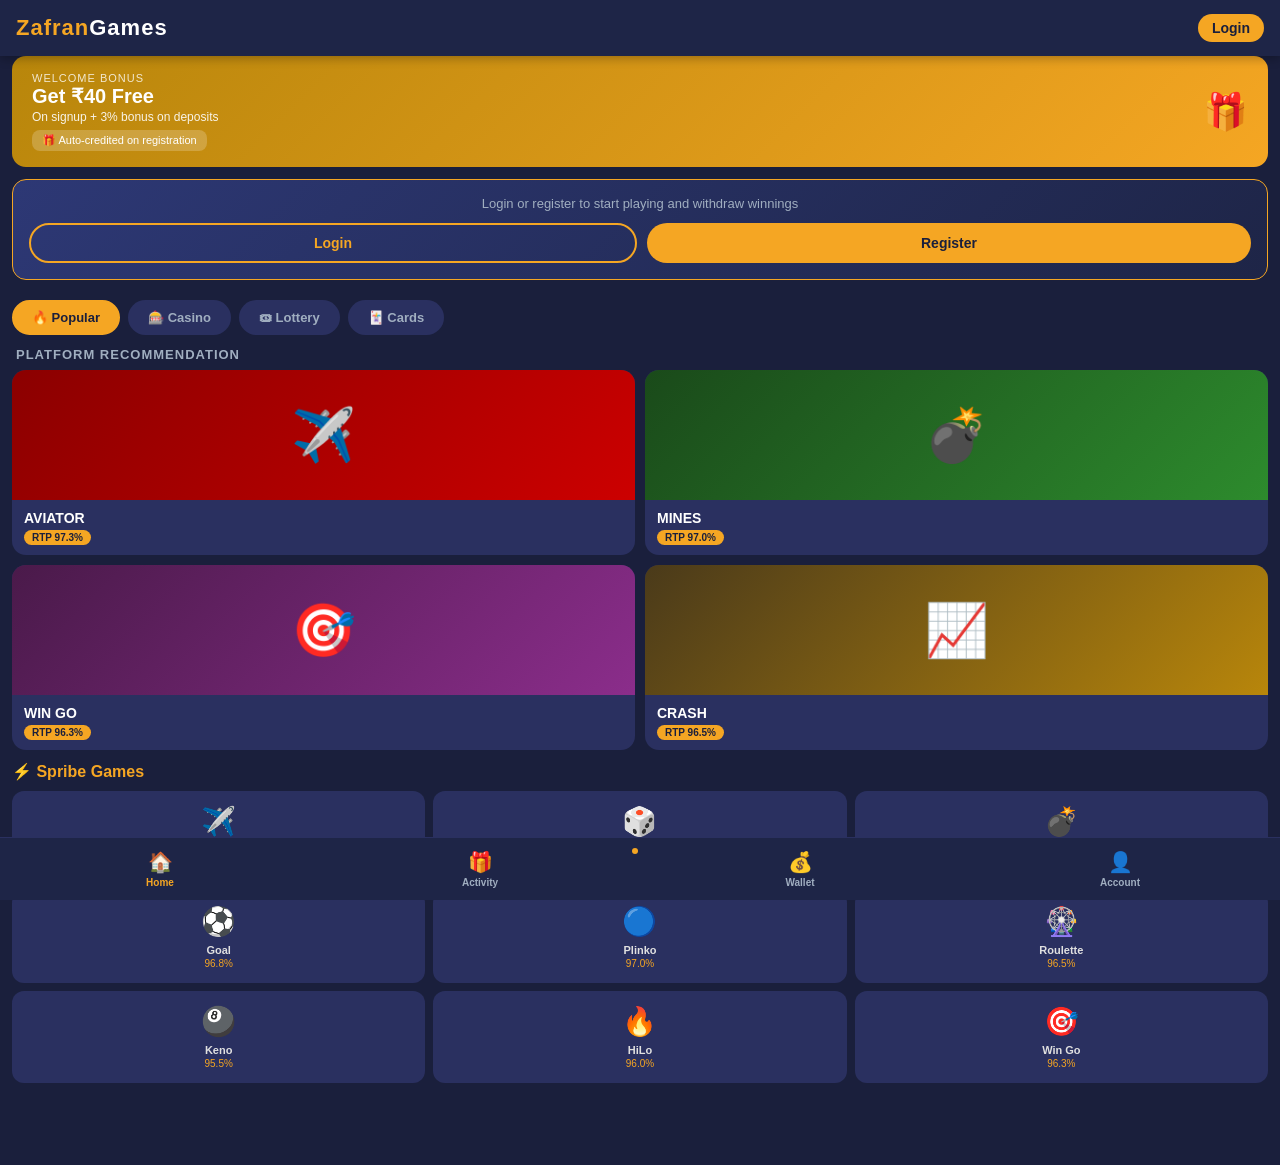
<file: zafran/public/index.html>
<!DOCTYPE html>
<html lang="en">
<head>
<meta charset="UTF-8">
<meta name="viewport" content="width=device-width, initial-scale=1.0">
<title>ZafranGames — Play & Win</title>
<style>
*{margin:0;padding:0;box-sizing:border-box}
body{background:#1a1f3c;color:#fff;font-family:'Segoe UI',sans-serif;min-height:100vh;padding-bottom:70px}
.header{background:#1e2547;padding:14px 16px;display:flex;justify-content:space-between;align-items:center;position:sticky;top:0;z-index:100;box-shadow:0 2px 10px rgba(0,0,0,0.3)}
.logo{font-size:22px;font-weight:800;color:#f5a623;letter-spacing:1px}
.logo span{color:#fff}
.header-right{display:flex;align-items:center;gap:10px}
.balance-pill{background:#2a3060;border:1px solid #f5a623;border-radius:20px;padding:6px 14px;font-size:14px;font-weight:700;color:#f5a623}
.add-btn{background:#f5a623;color:#1a1f3c;border:none;border-radius:20px;padding:6px 14px;font-weight:700;cursor:pointer;font-size:14px}
.hero-banner{background:linear-gradient(135deg,#1e2547,#2d3875);margin:12px;border-radius:14px;padding:20px;text-align:center;position:relative;overflow:hidden}
.hero-banner::before{content:'';position:absolute;inset:0;background:url("data:image/svg+xml,%3Csvg width='60' height='60' viewBox='0 0 60 60' xmlns='http://www.w3.org/2000/svg'%3E%3Cg fill='none' fill-rule='evenodd'%3E%3Cg fill='%23f5a623' fill-opacity='0.05'%3E%3Ccircle cx='30' cy='30' r='4'/%3E%3C/g%3E%3C/g%3E%3C/svg%3E")}
.hero-banner h2{font-size:26px;color:#f5a623;position:relative}
.hero-banner p{color:#a0aec0;font-size:13px;position:relative;margin-top:4px}
.welcome-bonus{background:linear-gradient(135deg,#b8860b,#f5a623);margin:0 12px 12px;border-radius:14px;padding:16px 20px;display:flex;justify-content:space-between;align-items:center}
.welcome-bonus h3{font-size:20px;font-weight:800}
.welcome-bonus p{font-size:12px;opacity:0.9;margin-top:2px}
.bonus-icon{font-size:36px}
.signup-bonus-badge{background:rgba(255,255,255,0.2);border-radius:8px;padding:4px 10px;font-size:11px;margin-top:6px;display:inline-block}
.cats-scroll{display:flex;gap:8px;padding:8px 12px;overflow-x:auto;scrollbar-width:none}
.cats-scroll::-webkit-scrollbar{display:none}
.cat-btn{background:#2a3060;border:2px solid transparent;border-radius:24px;padding:8px 18px;color:#a0aec0;font-size:13px;font-weight:600;cursor:pointer;white-space:nowrap;transition:all .2s}
.cat-btn.active{background:#f5a623;color:#1a1f3c;border-color:#f5a623}
.section-title{padding:4px 16px 8px;font-size:13px;font-weight:700;color:#a0aec0;text-transform:uppercase;letter-spacing:1px}
.games-grid{display:grid;grid-template-columns:1fr 1fr;gap:10px;padding:0 12px}
.game-card{background:#2a3060;border-radius:14px;overflow:hidden;cursor:pointer;transition:transform .2s;position:relative}
.game-card:active{transform:scale(0.97)}
.game-thumb{width:100%;height:130px;object-fit:cover;display:flex;align-items:center;justify-content:center;font-size:48px}
.aviator-bg{background:linear-gradient(135deg,#8b0000,#cc0000)}
.mines-bg{background:linear-gradient(135deg,#1a4a1a,#2d8b2d)}
.wingo-bg{background:linear-gradient(135deg,#4a1a4a,#8b2d8b)}
.crash-bg{background:linear-gradient(135deg,#4a3a1a,#b8860b)}
.game-info{padding:10px 12px}
.game-name{font-size:14px;font-weight:700;text-transform:uppercase}
.game-rtp{background:#f5a623;color:#1a1f3c;font-size:10px;font-weight:700;padding:2px 8px;border-radius:10px;display:inline-block;margin-top:4px}
.spribe-section{padding:12px}
.spribe-title{font-size:16px;font-weight:700;color:#f5a623;margin-bottom:10px;display:flex;align-items:center;gap:8px}
.spribe-games{display:grid;grid-template-columns:repeat(3,1fr);gap:8px}
.spribe-card{background:#2a3060;border-radius:12px;padding:14px 8px;text-align:center;cursor:pointer;transition:all .2s}
.spribe-card:hover{background:#3a4080;transform:translateY(-2px)}
.spribe-icon{font-size:28px;margin-bottom:6px}
.spribe-name{font-size:11px;font-weight:600;color:#e0e0e0}
.spribe-rtp{font-size:10px;color:#f5a623;margin-top:2px}
.bottom-nav{position:fixed;bottom:0;left:0;right:0;background:#1e2547;border-top:1px solid #2a3060;display:flex;padding:8px 0}
.nav-item{flex:1;display:flex;flex-direction:column;align-items:center;gap:3px;cursor:pointer;padding:4px;text-decoration:none;color:#a0aec0}
.nav-item.active,.nav-item:hover{color:#f5a623}
.nav-icon{font-size:20px}
.nav-label{font-size:10px;font-weight:600}
.notify-dot{background:#f5a623;width:6px;height:6px;border-radius:50%;position:absolute;top:2px;right:2px}
.auth-cta{background:linear-gradient(135deg,#2d3875,#1e2547);border:1px solid #f5a623;margin:0 12px 12px;border-radius:14px;padding:16px;text-align:center}
.auth-cta p{color:#a0aec0;font-size:13px;margin-bottom:12px}
.auth-btns{display:flex;gap:10px}
.btn-login{flex:1;background:transparent;border:2px solid #f5a623;color:#f5a623;border-radius:24px;padding:10px;font-weight:700;cursor:pointer;font-size:14px}
.btn-register{flex:1;background:#f5a623;border:none;color:#1a1f3c;border-radius:24px;padding:10px;font-weight:700;cursor:pointer;font-size:14px}
</style>
</head>
<body>
<div class="header">
  <div class="logo">Zafran<span>Games</span></div>
  <div class="header-right">
    <div class="balance-pill" id="balanceDisplay" style="display:none">₹<span id="balAmt">0.00</span></div>
    <button class="add-btn" id="addBtn" onclick="window.location.href='deposit.html'" style="display:none">+ Add</button>
    <button class="add-btn" id="loginNavBtn" onclick="window.location.href='login.html'">Login</button>
  </div>
</div>

<div class="welcome-bonus">
  <div>
    <div style="font-size:11px;color:rgba(255,255,255,0.8);text-transform:uppercase;letter-spacing:1px">WELCOME BONUS</div>
    <h3>Get ₹40 Free</h3>
    <p>On signup + 3% bonus on deposits</p>
    <div class="signup-bonus-badge">🎁 Auto-credited on registration</div>
  </div>
  <div class="bonus-icon">🎁</div>
</div>

<div id="guestCTA" class="auth-cta">
  <p>Login or register to start playing and withdraw winnings</p>
  <div class="auth-btns">
    <button class="btn-login" onclick="window.location.href='login.html'">Login</button>
    <button class="btn-register" onclick="window.location.href='register.html'">Register</button>
  </div>
</div>

<div class="cats-scroll">
  <button class="cat-btn active">🔥 Popular</button>
  <button class="cat-btn">🎰 Casino</button>
  <button class="cat-btn">🎟 Lottery</button>
  <button class="cat-btn">🃏 Cards</button>
</div>

<div class="section-title">Platform Recommendation</div>
<div class="games-grid">
  <div class="game-card" onclick="goGame('aviator')">
    <div class="game-thumb aviator-bg"><span style="font-size:52px">✈️</span></div>
    <div class="game-info">
      <div class="game-name">Aviator</div>
      <div class="game-rtp">RTP 97.3%</div>
    </div>
  </div>
  <div class="game-card" onclick="goGame('mines')">
    <div class="game-thumb mines-bg"><span style="font-size:52px">💣</span></div>
    <div class="game-info">
      <div class="game-name">Mines</div>
      <div class="game-rtp">RTP 97.0%</div>
    </div>
  </div>
  <div class="game-card" onclick="goGame('wingo')">
    <div class="game-thumb wingo-bg"><span style="font-size:52px">🎯</span></div>
    <div class="game-info">
      <div class="game-name">Win Go</div>
      <div class="game-rtp">RTP 96.3%</div>
    </div>
  </div>
  <div class="game-card" onclick="goGame('crash')">
    <div class="game-thumb crash-bg"><span style="font-size:52px">📈</span></div>
    <div class="game-info">
      <div class="game-name">Crash</div>
      <div class="game-rtp">RTP 96.5%</div>
    </div>
  </div>
</div>

<div class="spribe-section">
  <div class="spribe-title">⚡ Spribe Games</div>
  <div class="spribe-games">
    <div class="spribe-card" onclick="goGame('aviator')"><div class="spribe-icon">✈️</div><div class="spribe-name">Aviator</div><div class="spribe-rtp">97.3%</div></div>
    <div class="spribe-card" onclick="goGame('dice')"><div class="spribe-icon">🎲</div><div class="spribe-name">Dice</div><div class="spribe-rtp">97.0%</div></div>
    <div class="spribe-card" onclick="goGame('mines')"><div class="spribe-icon">💣</div><div class="spribe-name">Mines</div><div class="spribe-rtp">97.0%</div></div>
    <div class="spribe-card" onclick="goGame('goal')"><div class="spribe-icon">⚽</div><div class="spribe-name">Goal</div><div class="spribe-rtp">96.8%</div></div>
    <div class="spribe-card" onclick="goGame('plinko')"><div class="spribe-icon">🔵</div><div class="spribe-name">Plinko</div><div class="spribe-rtp">97.0%</div></div>
    <div class="spribe-card" onclick="goGame('mini-roulette')"><div class="spribe-icon">🎡</div><div class="spribe-name">Roulette</div><div class="spribe-rtp">96.5%</div></div>
    <div class="spribe-card" onclick="goGame('keno')"><div class="spribe-icon">🎱</div><div class="spribe-name">Keno</div><div class="spribe-rtp">95.5%</div></div>
    <div class="spribe-card" onclick="goGame('hotline')"><div class="spribe-icon">🔥</div><div class="spribe-name">HiLo</div><div class="spribe-rtp">96.0%</div></div>
    <div class="spribe-card" onclick="goGame('wingo')"><div class="spribe-icon">🎯</div><div class="spribe-name">Win Go</div><div class="spribe-rtp">96.3%</div></div>
  </div>
</div>

<nav class="bottom-nav">
  <a href="index.html" class="nav-item active"><span class="nav-icon">🏠</span><span class="nav-label">Home</span></a>
  <a href="#" class="nav-item" style="position:relative"><span class="nav-icon">🎁</span><span class="nav-label">Activity</span><span class="notify-dot"></span></a>
  <a href="deposit.html" class="nav-item"><span class="nav-icon">💰</span><span class="nav-label">Wallet</span></a>
  <a href="account.html" class="nav-item"><span class="nav-icon">👤</span><span class="nav-label">Account</span></a>
</nav>

<script>
const token = localStorage.getItem('zg_token');
if(token){
  document.getElementById('guestCTA').style.display='none';
  document.getElementById('balanceDisplay').style.display='flex';
  document.getElementById('addBtn').style.display='block';
  document.getElementById('loginNavBtn').style.display='none';
  fetch('/api/auth/profile',{headers:{'Authorization':'Bearer '+token}})
    .then(r=>r.json()).then(u=>{
      document.getElementById('balAmt').textContent=parseFloat(u.balance||0).toFixed(2);
    });
}
function goGame(g){
  if(!localStorage.getItem('zg_token')){window.location.href='login.html';return;}
  const map={'aviator':'aviator.html','mines':'mines.html','wingo':'wingo.html','crash':'aviator.html','dice':'mines.html','goal':'wingo.html','plinko':'mines.html','mini-roulette':'wingo.html','keno':'mines.html','hotline':'mines.html'};
  window.location.href=map[g]||'aviator.html';
}
</script>
</body>
</html>
</file>
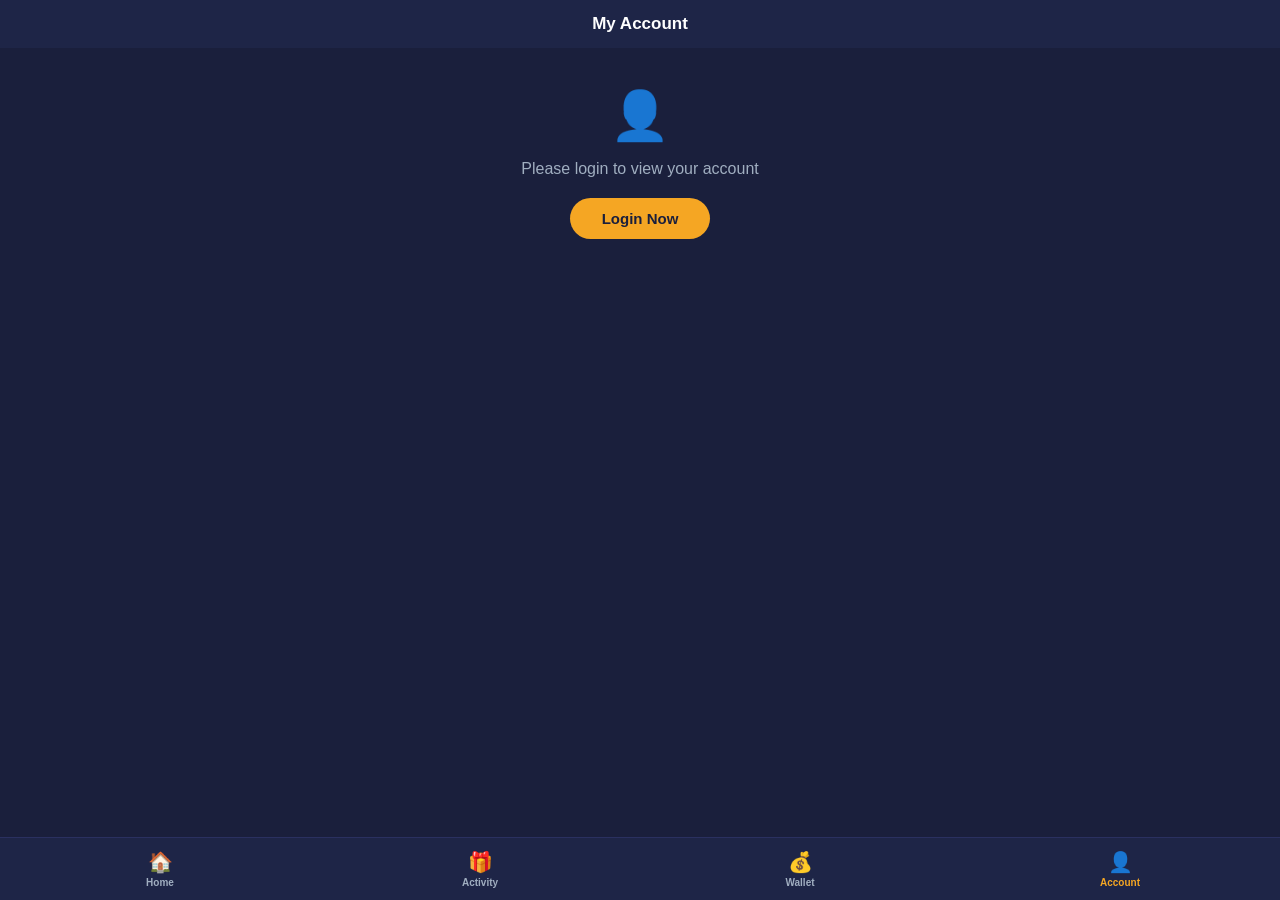
<file: zafran/public/account.html>
<!DOCTYPE html>
<html lang="en">
<head>
<meta charset="UTF-8">
<meta name="viewport" content="width=device-width, initial-scale=1.0">
<title>Account — ZafranGames</title>
<style>
*{margin:0;padding:0;box-sizing:border-box}
body{background:#1a1f3c;color:#fff;font-family:'Segoe UI',sans-serif;min-height:100vh;padding-bottom:70px}
.header{background:#1e2547;padding:14px 16px;text-align:center;font-size:17px;font-weight:700}
.profile-card{background:linear-gradient(135deg,#2d3875,#1e2547);margin:14px;border-radius:16px;padding:20px}
.unverified-badge{background:#cc6600;color:#fff;border-radius:6px;padding:3px 10px;font-size:11px;font-weight:700;display:inline-block;margin-bottom:12px}
.uid-row{display:flex;align-items:center;gap:10px;margin-bottom:16px}
.avatar{width:52px;height:52px;background:#f5a623;border-radius:50%;display:flex;align-items:center;justify-content:center;font-size:22px;font-weight:700;color:#1a1f3c}
.uid-info h3{font-size:16px;font-weight:700}
.uid-info p{font-size:12px;color:#a0aec0}
.balance-row{display:flex;gap:12px}
.bal-box{flex:1;background:rgba(255,255,255,0.08);border-radius:12px;padding:12px;text-align:center}
.bal-box .label{font-size:11px;color:#a0aec0;margin-bottom:4px}
.bal-box .amount{font-size:20px;font-weight:800;color:#f5a623}
.action-row{display:flex;gap:10px;margin:0 14px 14px}
.action-btn{flex:1;border-radius:12px;padding:14px;text-align:center;cursor:pointer;font-weight:700;font-size:14px;border:none}
.btn-deposit{background:#f5a623;color:#1a1f3c}
.btn-withdraw{background:#2a3060;color:#f5a623;border:2px solid #f5a623}
.menu-section{background:#2a3060;margin:0 14px 10px;border-radius:14px;overflow:hidden}
.menu-item{display:flex;align-items:center;padding:16px;border-bottom:1px solid rgba(255,255,255,0.05);cursor:pointer}
.menu-item:last-child{border-bottom:none}
.menu-icon{font-size:20px;margin-right:14px}
.menu-label{flex:1;font-size:14px;font-weight:500}
.menu-arrow{color:#606890}
.logout-btn{margin:14px;width:calc(100% - 28px);background:#3a1a1a;border:1px solid #cc3333;color:#ff6666;border-radius:12px;padding:14px;font-size:15px;font-weight:700;cursor:pointer}
.bottom-nav{position:fixed;bottom:0;left:0;right:0;background:#1e2547;border-top:1px solid #2a3060;display:flex;padding:8px 0}
.nav-item{flex:1;display:flex;flex-direction:column;align-items:center;gap:3px;cursor:pointer;padding:4px;text-decoration:none;color:#a0aec0}
.nav-item.active{color:#f5a623}
.nav-icon{font-size:20px}
.nav-label{font-size:10px;font-weight:600}
</style>
</head>
<body>
<div class="header">My Account</div>

<div id="guestView" style="padding:40px 20px;text-align:center;display:none">
  <div style="font-size:48px;margin-bottom:16px">👤</div>
  <p style="color:#a0aec0;margin-bottom:20px">Please login to view your account</p>
  <button onclick="window.location.href='login.html'" style="background:#f5a623;color:#1a1f3c;border:none;border-radius:24px;padding:12px 32px;font-weight:700;font-size:15px;cursor:pointer">Login Now</button>
</div>

<div id="userView">
  <div class="profile-card">
    <div class="unverified-badge">UNVERIFIED</div>
    <div class="uid-row">
      <div class="avatar" id="avatarLetter">?</div>
      <div class="uid-info">
        <h3 id="usernameDisplay">Loading...</h3>
        <p id="uidDisplay">UID: ------</p>
      </div>
    </div>
    <div class="balance-row">
      <div class="bal-box"><div class="label">Balance</div><div class="amount" id="balDisplay">₹0.00</div></div>
      <div class="bal-box"><div class="label">Total Deposited</div><div class="amount" id="depDisplay">₹0.00</div></div>
    </div>
  </div>

  <div class="action-row">
    <button class="action-btn btn-deposit" onclick="window.location.href='deposit.html'">💰 Deposit</button>
    <button class="action-btn btn-withdraw" onclick="window.location.href='withdraw.html'">🏦 Withdraw</button>
  </div>

  <div class="menu-section">
    <div class="menu-item" onclick="window.location.href='withdraw.html'"><span class="menu-icon">📤</span><span class="menu-label">Withdrawal</span><span class="menu-arrow">›</span></div>
    <div class="menu-item" onclick="window.location.href='history.html'"><span class="menu-icon">📋</span><span class="menu-label">Transaction History</span><span class="menu-arrow">›</span></div>
    <div class="menu-item"><span class="menu-icon">🎁</span><span class="menu-label">Bonuses & Promotions</span><span class="menu-arrow">›</span></div>
    <div class="menu-item"><span class="menu-icon">🔒</span><span class="menu-label">Security Settings</span><span class="menu-arrow">›</span></div>
    <div class="menu-item"><span class="menu-icon">📞</span><span class="menu-label">Customer Support</span><span class="menu-arrow">›</span></div>
  </div>

  <button class="logout-btn" onclick="doLogout()">🚪 Logout</button>
</div>

<nav class="bottom-nav">
  <a href="index.html" class="nav-item"><span class="nav-icon">🏠</span><span class="nav-label">Home</span></a>
  <a href="#" class="nav-item"><span class="nav-icon">🎁</span><span class="nav-label">Activity</span></a>
  <a href="deposit.html" class="nav-item"><span class="nav-icon">💰</span><span class="nav-label">Wallet</span></a>
  <a href="account.html" class="nav-item active"><span class="nav-icon">👤</span><span class="nav-label">Account</span></a>
</nav>

<script>
const token=localStorage.getItem('zg_token');
if(!token){document.getElementById('guestView').style.display='block';document.getElementById('userView').style.display='none';}
else{
  document.getElementById('guestView').style.display='none';
  fetch('/api/auth/profile',{headers:{'Authorization':'Bearer '+token}})
    .then(r=>r.json()).then(u=>{
      const name=u.phone||u.email||'User';
      document.getElementById('usernameDisplay').textContent=name;
      document.getElementById('uidDisplay').textContent='UID: '+u.uid;
      document.getElementById('balDisplay').textContent='₹'+parseFloat(u.balance||0).toFixed(2);
      document.getElementById('depDisplay').textContent='₹'+parseFloat(u.totalDeposited||0).toFixed(2);
      document.getElementById('avatarLetter').textContent=name[0].toUpperCase();
    }).catch(()=>{});
}
function doLogout(){localStorage.removeItem('zg_token');localStorage.removeItem('zg_user');window.location.href='index.html';}
</script>
</body>
</html>
</file>
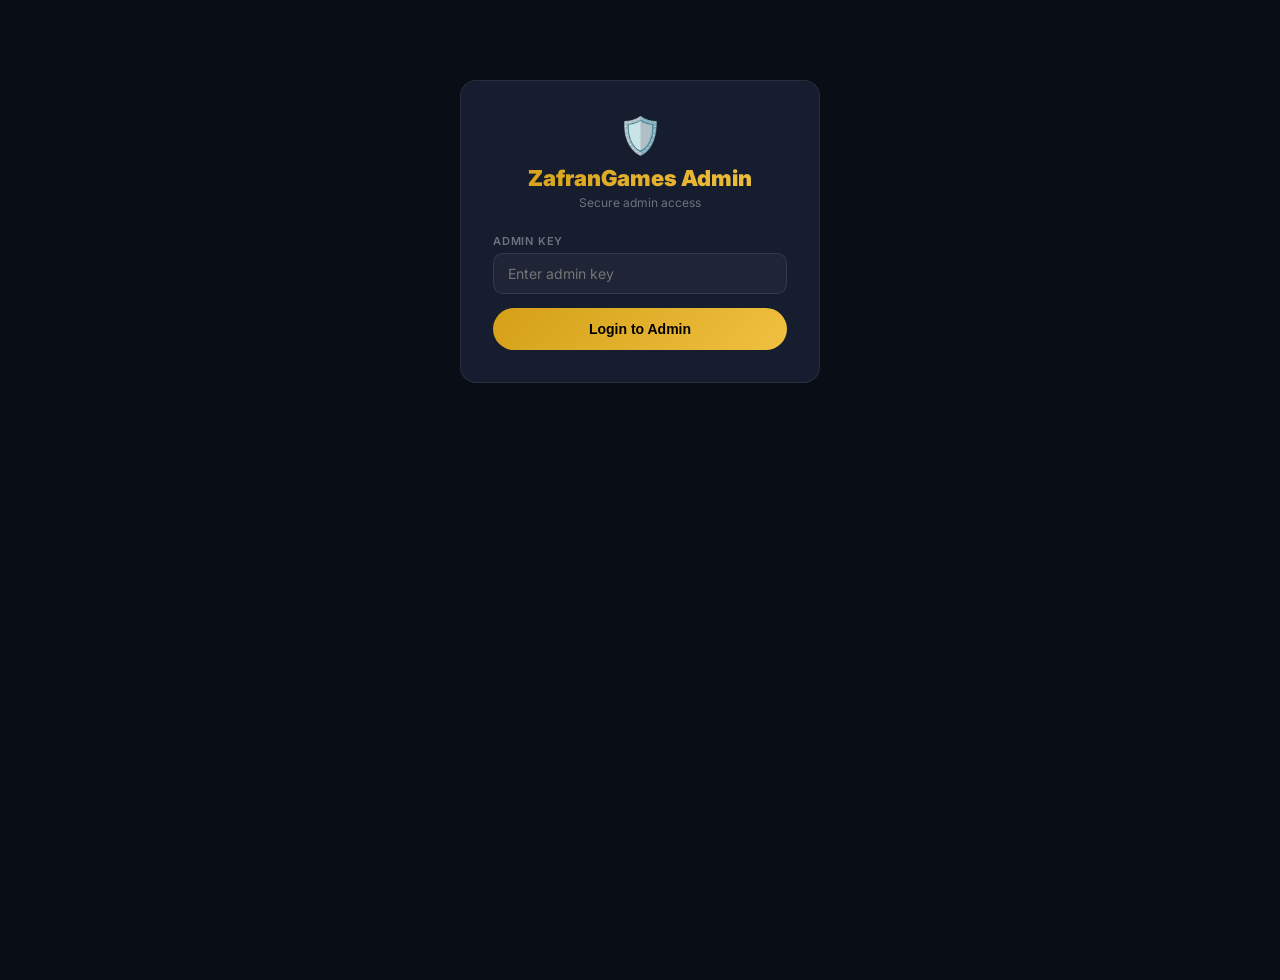
<file: zafran/public/admin.html>
<!DOCTYPE html>
<html lang="en">
<head>
<meta charset="UTF-8">
<meta name="viewport" content="width=device-width, initial-scale=1.0">
<title>Admin — ZafranGames</title>
<link rel="stylesheet" href="css/style.css">
<style>
body { background: #090d16; }
.sidebar { background: #0d1117; width: 220px; min-height: 100vh; position: fixed; top: 0; left: 0; border-right: 1px solid rgba(255,255,255,0.06); z-index: 100; display: flex; flex-direction: column; }
.content { margin-left: 220px; padding: 24px; min-height: 100vh; }
.nav-item { display: block; padding: 11px 20px; color: #6b7280; text-decoration: none; font-size: 13px; font-weight: 600; cursor: pointer; border: none; background: none; width: 100%; text-align: left; border-left: 3px solid transparent; transition: all 0.2s; }
.nav-item:hover { color: #f0c040; background: rgba(240,192,64,0.06); }
.nav-item.active { color: #f0c040; background: rgba(240,192,64,0.08); border-left-color: #f0c040; }
.stat-box { background: #161d2e; border-radius: 14px; padding: 20px; border: 1px solid rgba(255,255,255,0.06); }
.stat-num { font-size: 28px; font-weight: 900; color: #f0c040; }
.stat-label { font-size: 11px; color: #6b7280; margin-top: 4px; text-transform: uppercase; letter-spacing: 1px; }
.section { display: none; }
.section.active { display: block; }
.login-box { max-width: 360px; margin: 80px auto; background: #161d2e; border-radius: 16px; padding: 32px; border: 1px solid rgba(255,255,255,0.08); }
@media(max-width:600px){ .sidebar{width:100%;min-height:auto;position:relative;flex-direction:row;overflow-x:auto;} .content{margin-left:0;} .nav-item{padding:10px 14px;white-space:nowrap;} }
</style>
</head>
<body>

<!-- Login Screen -->
<div id="loginScreen">
  <div class="login-box">
    <div style="text-align:center;margin-bottom:24px;">
      <div style="font-size:36px;margin-bottom:8px;">🛡️</div>
      <div style="font-size:22px;font-weight:900;background:linear-gradient(90deg,#d4a017,#f0c040);-webkit-background-clip:text;-webkit-text-fill-color:transparent;">ZafranGames Admin</div>
      <div style="font-size:12px;color:#6b7280;margin-top:4px;">Secure admin access</div>
    </div>
    <div style="margin-bottom:14px;">
      <label style="font-size:11px;color:#6b7280;display:block;margin-bottom:5px;text-transform:uppercase;letter-spacing:0.8px;font-weight:600;">Admin Key</label>
      <input type="password" id="adminKeyInput" class="input-field" placeholder="Enter admin key" onkeydown="if(event.key==='Enter')doAdminLogin()">
    </div>
    <div id="loginErr" style="color:#ef4444;font-size:12px;margin-bottom:10px;text-align:center;"></div>
    <button onclick="doAdminLogin()" style="width:100%;padding:13px;background:linear-gradient(135deg,#d4a017,#f0c040);border:none;border-radius:50px;font-size:14px;font-weight:700;cursor:pointer;color:#000;">Login to Admin</button>
  </div>
</div>

<!-- Admin Dashboard -->
<div id="adminDash" style="display:none;">
  <div class="sidebar">
    <div style="padding:20px;">
      <div style="font-size:16px;font-weight:900;background:linear-gradient(90deg,#d4a017,#f0c040);-webkit-background-clip:text;-webkit-text-fill-color:transparent;">ZafranGames</div>
      <div style="font-size:10px;color:#6b7280;margin-top:2px;letter-spacing:2px;text-transform:uppercase;">Admin Panel</div>
    </div>
    <div style="height:1px;background:rgba(255,255,255,0.06);margin-bottom:8px;"></div>
    <button class="nav-item active" onclick="showSection('dashboard',this)">📊 Dashboard</button>
    <button class="nav-item" onclick="showSection('deposits',this)">💰 Deposits</button>
    <button class="nav-item" onclick="showSection('users',this)">👥 Users</button>
    <button class="nav-item" onclick="showSection('games',this)">🎮 Game Stats</button>
    <button class="nav-item" onclick="showSection('balance',this)">💳 Adjust Balance</button>
    <div style="margin-top:auto;padding:16px;">
      <div style="font-size:11px;color:#6b7280;margin-bottom:8px;">Logged in as Admin</div>
      <button onclick="adminLogout()" style="width:100%;background:rgba(239,68,68,0.1);border:1px solid rgba(239,68,68,0.3);color:#ef4444;padding:8px;border-radius:8px;cursor:pointer;font-size:12px;font-weight:600;">Logout</button>
    </div>
  </div>

  <div class="content">
    <!-- DASHBOARD -->
    <div id="sec-dashboard" class="section active">
      <div style="font-size:22px;font-weight:900;margin-bottom:20px;">📊 Dashboard</div>
      <div style="display:grid;grid-template-columns:repeat(2,1fr);gap:12px;margin-bottom:20px;" id="statsGrid">
        <div class="stat-box"><div class="stat-num" id="stat-users">-</div><div class="stat-label">Total Users</div></div>
        <div class="stat-box"><div class="stat-num" id="stat-deposited">-</div><div class="stat-label">Total Deposited (₹)</div></div>
        <div class="stat-box"><div class="stat-num" id="stat-pending">-</div><div class="stat-label">Pending Deposits</div></div>
        <div class="stat-box"><div class="stat-num" id="stat-profit">-</div><div class="stat-label">House Profit (₹)</div></div>
      </div>
      <div style="font-size:14px;font-weight:700;margin-bottom:12px;color:#6b7280;text-transform:uppercase;letter-spacing:0.5px;">Pending Deposits — Requires Approval</div>
      <div class="stat-box" style="overflow-x:auto;" id="pendingTable">
        <table>
          <thead><tr><th>TxID</th><th>UID</th><th>Amount</th><th>UTR</th><th>Time</th><th>Action</th></tr></thead>
          <tbody id="pendingTbody"><tr><td colspan="6" style="color:#6b7280;text-align:center;padding:20px;">Loading...</td></tr></tbody>
        </table>
      </div>
    </div>

    <!-- DEPOSITS -->
    <div id="sec-deposits" class="section">
      <div style="font-size:22px;font-weight:900;margin-bottom:20px;">💰 All Transactions</div>
      <div class="stat-box" style="overflow-x:auto;">
        <table>
          <thead><tr><th>TxID</th><th>UID</th><th>Type</th><th>Amount</th><th>Method</th><th>Status</th><th>Time</th></tr></thead>
          <tbody id="allTxTbody"><tr><td colspan="7" style="color:#6b7280;text-align:center;padding:20px;">Loading...</td></tr></tbody>
        </table>
      </div>
    </div>

    <!-- USERS -->
    <div id="sec-users" class="section">
      <div style="font-size:22px;font-weight:900;margin-bottom:20px;">👥 All Users</div>
      <div class="stat-box" style="overflow-x:auto;">
        <table>
          <thead><tr><th>UID</th><th>Phone/Email</th><th>Balance</th><th>VIP</th><th>Joined</th><th>Last Login</th></tr></thead>
          <tbody id="usersTbody"><tr><td colspan="6" style="color:#6b7280;text-align:center;padding:20px;">Loading...</td></tr></tbody>
        </table>
      </div>
    </div>

    <!-- GAME STATS -->
    <div id="sec-games" class="section">
      <div style="font-size:22px;font-weight:900;margin-bottom:20px;">🎮 Game Statistics</div>
      <div style="display:grid;grid-template-columns:repeat(2,1fr);gap:12px;margin-bottom:20px;">
        <div class="stat-box"><div class="stat-num" id="gstat-bets">-</div><div class="stat-label">Total Bets</div></div>
        <div class="stat-box"><div class="stat-num" id="gstat-wagered">-</div><div class="stat-label">Total Wagered (₹)</div></div>
        <div class="stat-box"><div class="stat-num" id="gstat-payout">-</div><div class="stat-label">Total Payout (₹)</div></div>
        <div class="stat-box" style="border-color:rgba(34,197,94,0.2);"><div class="stat-num" style="color:#22c55e;" id="gstat-profit">-</div><div class="stat-label">House Profit (₹)</div></div>
      </div>
      <div class="stat-box" style="overflow-x:auto;">
        <table>
          <thead><tr><th>Game</th><th>UID</th><th>Bet</th><th>Result</th><th>W/L</th><th>Payout</th><th>Time</th></tr></thead>
          <tbody id="gameTbody"><tr><td colspan="7" style="color:#6b7280;text-align:center;padding:20px;">Loading...</td></tr></tbody>
        </table>
      </div>
    </div>

    <!-- BALANCE ADJUST -->
    <div id="sec-balance" class="section">
      <div style="font-size:22px;font-weight:900;margin-bottom:20px;">💳 Adjust User Balance</div>
      <div class="stat-box" style="max-width:420px;">
        <div style="margin-bottom:14px;">
          <label style="font-size:11px;color:#6b7280;display:block;margin-bottom:5px;text-transform:uppercase;letter-spacing:0.8px;font-weight:600;">User UID</label>
          <input type="text" class="input-field" id="balUid" placeholder="Enter 6-digit UID">
        </div>
        <div style="margin-bottom:14px;">
          <label style="font-size:11px;color:#6b7280;display:block;margin-bottom:5px;text-transform:uppercase;letter-spacing:0.8px;font-weight:600;">Amount (₹)</label>
          <input type="number" class="input-field" id="balAmt" placeholder="Enter amount" min="1">
        </div>
        <div style="margin-bottom:16px;">
          <label style="font-size:11px;color:#6b7280;display:block;margin-bottom:8px;text-transform:uppercase;letter-spacing:0.8px;font-weight:600;">Operation</label>
          <div style="display:flex;gap:8px;">
            <label style="flex:1;background:rgba(34,197,94,0.1);border:1px solid rgba(34,197,94,0.3);border-radius:10px;padding:10px;text-align:center;cursor:pointer;font-size:13px;font-weight:600;color:#22c55e;">
              <input type="radio" name="balType" value="add" checked style="display:none;"> ➕ Add
            </label>
            <label style="flex:1;background:rgba(239,68,68,0.1);border:1px solid rgba(239,68,68,0.3);border-radius:10px;padding:10px;text-align:center;cursor:pointer;font-size:13px;font-weight:600;color:#ef4444;">
              <input type="radio" name="balType" value="subtract" style="display:none;"> ➖ Subtract
            </label>
            <label style="flex:1;background:rgba(240,192,64,0.1);border:1px solid rgba(240,192,64,0.3);border-radius:10px;padding:10px;text-align:center;cursor:pointer;font-size:13px;font-weight:600;color:#f0c040;">
              <input type="radio" name="balType" value="set" style="display:none;"> 🔧 Set
            </label>
          </div>
        </div>
        <div id="balAlert" style="margin-bottom:10px;"></div>
        <button onclick="adjustBalance()" style="width:100%;padding:13px;background:linear-gradient(135deg,#d4a017,#f0c040);border:none;border-radius:50px;font-size:14px;font-weight:700;cursor:pointer;color:#000;">Update Balance</button>
      </div>
    </div>
  </div>
</div>

<script>
let ADMIN_KEY = '';

function doAdminLogin() {
  const key = document.getElementById('adminKeyInput').value;
  if (!key) { document.getElementById('loginErr').textContent = 'Enter admin key'; return; }
  ADMIN_KEY = key;
  document.getElementById('loginScreen').style.display = 'none';
  document.getElementById('adminDash').style.display = 'flex';
  loadAll();
}

function adminLogout() {
  ADMIN_KEY = '';
  document.getElementById('adminDash').style.display = 'none';
  document.getElementById('loginScreen').style.display = 'block';
  document.getElementById('adminKeyInput').value = '';
}

function showSection(id, btn) {
  document.querySelectorAll('.section').forEach(s => s.classList.remove('active'));
  document.querySelectorAll('.nav-item').forEach(b => b.classList.remove('active'));
  document.getElementById('sec-' + id).classList.add('active');
  btn.classList.add('active');
  if (id === 'deposits') loadTxns();
  if (id === 'users') loadUsers();
  if (id === 'games') loadGameStats();
}

function fmt(d) { return new Date(d).toLocaleString('en-IN', { timeZone: 'Asia/Kolkata', hour12: true }); }
function pill(status) { return `<span class="pill pill-${status}">${status.toUpperCase()}</span>`; }

async function loadAll() {
  await Promise.all([loadDeposits(), loadUsers(), loadGameStats()]);
}

async function loadDeposits() {
  try {
    const res = await fetch(`/api/payment/admin/transactions?adminKey=${ADMIN_KEY}`);
    if (!res.ok) { document.getElementById('loginErr').textContent = 'Invalid admin key'; document.getElementById('adminDash').style.display='none'; document.getElementById('loginScreen').style.display='block'; return; }
    const data = await res.json();
    document.getElementById('stat-deposited').textContent = '₹' + data.stats.totalDeposited;
    document.getElementById('stat-pending').textContent = data.stats.pendingCount;

    // Pending deposits table
    const pending = data.pending;
    const ptbody = document.getElementById('pendingTbody');
    if (!pending.length) { ptbody.innerHTML = '<tr><td colspan="6" style="color:#6b7280;text-align:center;padding:20px;">No pending deposits</td></tr>'; }
    else {
      ptbody.innerHTML = pending.map(t => `
        <tr>
          <td style="font-family:monospace;font-size:12px;color:#f0c040;">${t.txId}</td>
          <td style="color:#6b7280;">${t.uid||'-'}</td>
          <td style="font-weight:700;">₹${t.amount}</td>
          <td style="font-family:monospace;font-size:12px;color:#22c55e;">${t.utr||'<span style="color:#ef4444;">Not entered</span>'}</td>
          <td style="color:#6b7280;font-size:11px;">${fmt(t.timestamp)}</td>
          <td>
            <button onclick="approveDeposit('${t.txId}')" style="background:rgba(34,197,94,0.15);border:1px solid rgba(34,197,94,0.3);color:#22c55e;padding:5px 12px;border-radius:8px;cursor:pointer;font-size:12px;font-weight:600;margin-right:4px;">✓ Approve</button>
            <button onclick="rejectDeposit('${t.txId}')" style="background:rgba(239,68,68,0.1);border:1px solid rgba(239,68,68,0.3);color:#ef4444;padding:5px 12px;border-radius:8px;cursor:pointer;font-size:12px;font-weight:600;">✕ Reject</button>
          </td>
        </tr>`).join('');
    }

    // All txns
    const tbody = document.getElementById('allTxTbody');
    tbody.innerHTML = data.all.map(t => `
      <tr>
        <td style="font-family:monospace;font-size:11px;color:#f0c040;">${t.txId}</td>
        <td style="color:#6b7280;">${t.uid||'-'}</td>
        <td style="font-size:12px;text-transform:uppercase;font-weight:600;color:${t.type==='deposit'?'#22c55e':'#ef4444'};">${t.type}</td>
        <td style="font-weight:700;">₹${t.amount}</td>
        <td style="color:#6b7280;font-size:11px;">${t.method||'-'}</td>
        <td>${pill(t.status)}</td>
        <td style="color:#6b7280;font-size:11px;">${fmt(t.timestamp)}</td>
      </tr>`).join('');
  } catch(e) { console.error(e); }
}

async function loadUsers() {
  try {
    const res = await fetch(`/api/auth/admin/users?adminKey=${ADMIN_KEY}`);
    const users = await res.json();
    document.getElementById('stat-users').textContent = users.length;
    document.getElementById('usersTbody').innerHTML = users.map(u => `
      <tr>
        <td style="color:#f0c040;font-weight:700;">${u.uid}</td>
        <td style="color:#6b7280;font-size:12px;">${u.phone||u.email||'-'}</td>
        <td style="font-weight:700;color:${u.balance>0?'#22c55e':'var(--text)'};">₹${parseFloat(u.balance||0).toFixed(2)}</td>
        <td><span class="pill pill-approved">VIP ${u.vipLevel}</span></td>
        <td style="color:#6b7280;font-size:11px;">${fmt(u.createdAt)}</td>
        <td style="color:#6b7280;font-size:11px;">${u.lastLogin?fmt(u.lastLogin):'-'}</td>
      </tr>`).join('');
  } catch(e) { console.error(e); }
}

async function loadGameStats() {
  try {
    const res = await fetch(`/api/game/admin/history?adminKey=${ADMIN_KEY}`);
    const data = await res.json();
    document.getElementById('gstat-bets').textContent = data.stats.totalBets;
    document.getElementById('gstat-wagered').textContent = '₹' + data.stats.totalWagered;
    document.getElementById('gstat-payout').textContent = '₹' + data.stats.totalPayout;
    document.getElementById('gstat-profit').textContent = '₹' + data.stats.houseProfit;
    document.getElementById('stat-profit').textContent = '₹' + data.stats.houseProfit;
    document.getElementById('gameTbody').innerHTML = data.history.map(h => `
      <tr>
        <td style="font-weight:700;text-transform:uppercase;font-size:12px;">${h.game}</td>
        <td style="color:#6b7280;">${h.uid||'-'}</td>
        <td>₹${h.betAmount}</td>
        <td style="font-family:monospace;">${h.result}</td>
        <td><span class="pill ${h.win?'pill-approved':'pill-rejected'}">${h.win?'WIN':'LOSS'}</span></td>
        <td style="font-weight:700;color:${h.win?'#22c55e':'#ef4444'};">₹${h.payout}</td>
        <td style="color:#6b7280;font-size:11px;">${fmt(h.timestamp)}</td>
      </tr>`).join('');
  } catch(e) { console.error(e); }
}

function loadTxns() { loadDeposits(); }

async function approveDeposit(txId) {
  if (!confirm(`Approve deposit ${txId}?`)) return;
  try {
    const res = await fetch('/api/payment/admin/approve', { method:'POST', headers:{'Content-Type':'application/json'}, body: JSON.stringify({txId, adminKey:ADMIN_KEY}) });
    const data = await res.json();
    alert('✅ ' + data.msg);
    loadDeposits();
  } catch { alert('Error'); }
}

async function rejectDeposit(txId) {
  if (!confirm(`Reject deposit ${txId}?`)) return;
  try {
    await fetch('/api/payment/admin/reject', { method:'POST', headers:{'Content-Type':'application/json'}, body: JSON.stringify({txId, adminKey:ADMIN_KEY}) });
    alert('❌ Deposit rejected');
    loadDeposits();
  } catch { alert('Error'); }
}

async function adjustBalance() {
  const uid = document.getElementById('balUid').value;
  const amount = document.getElementById('balAmt').value;
  const type = document.querySelector('input[name="balType"]:checked').value;
  const box = document.getElementById('balAlert');
  if (!uid || !amount) { box.innerHTML='<div class="alert alert-error">Fill UID and amount</div>'; return; }
  try {
    const res = await fetch('/api/auth/admin/balance', { method:'POST', headers:{'Content-Type':'application/json'}, body: JSON.stringify({adminKey:ADMIN_KEY, uid, amount, type}) });
    const data = await res.json();
    if (!res.ok) { box.innerHTML=`<div class="alert alert-error">${data.msg}</div>`; return; }
    box.innerHTML=`<div class="alert alert-success">✅ Balance updated! New balance: ₹${data.newBalance}</div>`;
    loadUsers();
  } catch { box.innerHTML='<div class="alert alert-error">Server error</div>'; }
}
</script>
</body>
</html>
</file>
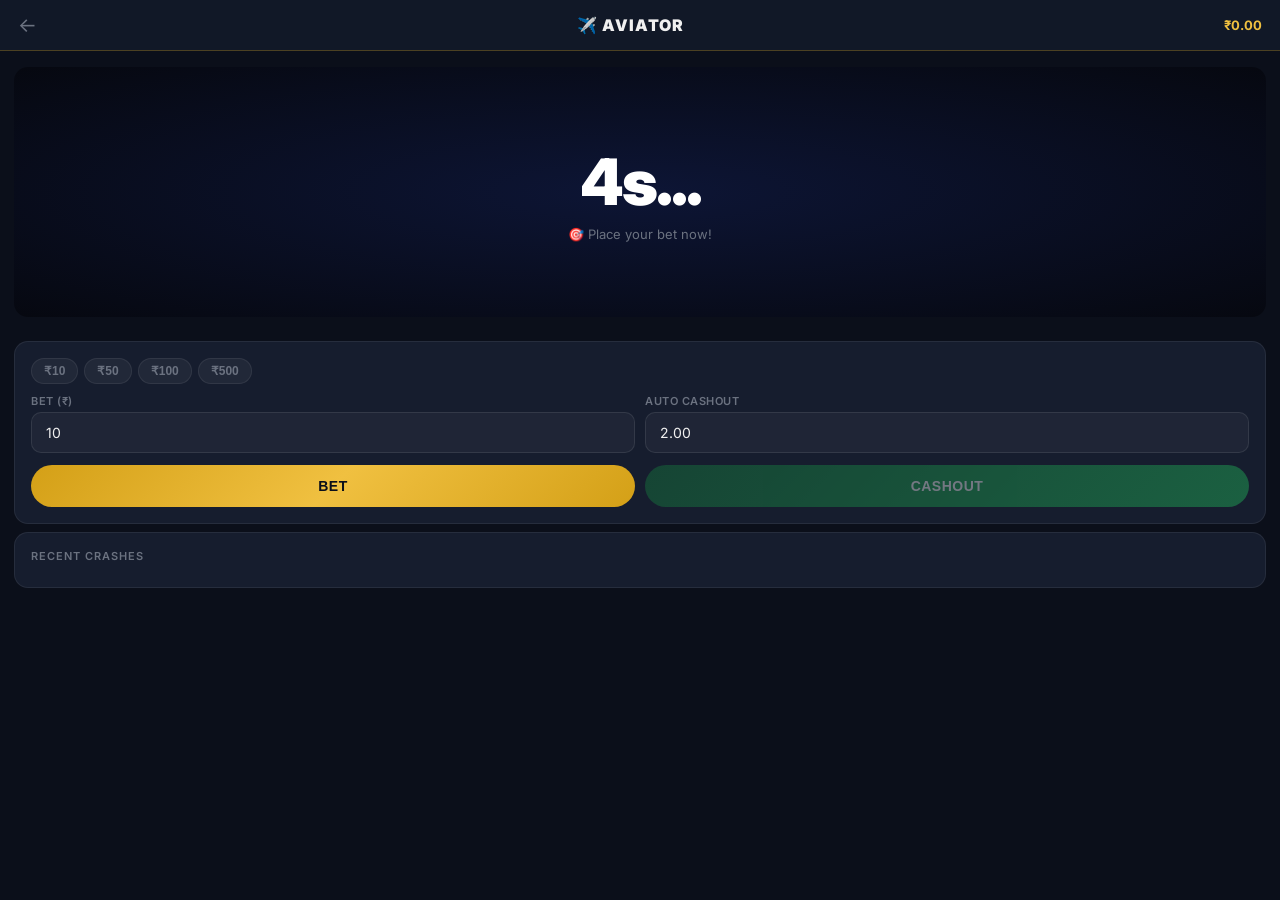
<file: zafran/public/aviator.html>
<!DOCTYPE html>
<html lang="en">
<head>
<meta charset="UTF-8">
<meta name="viewport" content="width=device-width, initial-scale=1.0">
<title>Aviator — ZafranGames</title>
<link rel="stylesheet" href="css/style.css">
</head>
<body>
<div class="navbar">
  <a href="index.html" style="color:var(--text2);text-decoration:none;font-size:20px;">←</a>
  <div style="font-weight:900;font-size:16px;letter-spacing:1px;">✈️ AVIATOR</div>
  <div id="navBal" style="color:var(--gold);font-weight:700;font-size:13px;"></div>
</div>
<div class="page">
  <div class="aviator-sky" id="sky">
    <canvas id="aviatorCanvas" style="position:absolute;top:0;left:0;width:100%;height:100%;"></canvas>
    <div style="position:relative;text-align:center;z-index:2;">
      <div class="multiplier-display" id="multiplier">1.00×</div>
      <div style="color:var(--text2);font-size:13px;margin-top:6px;" id="status">Waiting for next round...</div>
    </div>
  </div>

  <!-- Recent crashes ticker -->
  <div style="display:flex;gap:5px;overflow-x:auto;padding:8px 0;scrollbar-width:none;" id="ticker"></div>

  <div class="card">
    <div style="display:flex;gap:6px;flex-wrap:wrap;margin-bottom:10px;">
      <button onclick="setBet(10)" style="background:rgba(255,255,255,0.05);border:1px solid var(--border);color:var(--text2);padding:5px 12px;border-radius:16px;cursor:pointer;font-size:12px;font-weight:600;">₹10</button>
      <button onclick="setBet(50)" style="background:rgba(255,255,255,0.05);border:1px solid var(--border);color:var(--text2);padding:5px 12px;border-radius:16px;cursor:pointer;font-size:12px;font-weight:600;">₹50</button>
      <button onclick="setBet(100)" style="background:rgba(255,255,255,0.05);border:1px solid var(--border);color:var(--text2);padding:5px 12px;border-radius:16px;cursor:pointer;font-size:12px;font-weight:600;">₹100</button>
      <button onclick="setBet(500)" style="background:rgba(255,255,255,0.05);border:1px solid var(--border);color:var(--text2);padding:5px 12px;border-radius:16px;cursor:pointer;font-size:12px;font-weight:600;">₹500</button>
    </div>
    <div style="display:flex;gap:10px;margin-bottom:12px;">
      <div style="flex:1;">
        <label style="font-size:11px;color:var(--text2);display:block;margin-bottom:4px;text-transform:uppercase;letter-spacing:0.5px;font-weight:600;">Bet (₹)</label>
        <input type="number" class="input-field" id="betAmt" value="10" min="1">
      </div>
      <div style="flex:1;">
        <label style="font-size:11px;color:var(--text2);display:block;margin-bottom:4px;text-transform:uppercase;letter-spacing:0.5px;font-weight:600;">Auto Cashout</label>
        <input type="number" class="input-field" id="cashoutAt" value="2.00" min="1.01" step="0.01">
      </div>
    </div>
    <div id="alertBox" style="margin-bottom:8px;"></div>
    <div style="display:flex;gap:10px;">
      <button class="btn btn-primary" id="betBtn" onclick="placeBet()" style="flex:1;">BET</button>
      <button class="btn btn-green" id="cashoutBtn" onclick="manualCashout()" disabled style="flex:1;opacity:0.4;">CASHOUT</button>
    </div>
  </div>

  <div class="card" style="margin-top:8px;">
    <div style="font-size:11px;color:var(--text2);text-transform:uppercase;letter-spacing:1px;margin-bottom:8px;font-weight:600;">Recent Crashes</div>
    <div id="recentResults" style="display:flex;flex-wrap:wrap;gap:5px;"></div>
  </div>
</div>
<script src="js/aviator.js"></script>
</body>
</html>
</file>
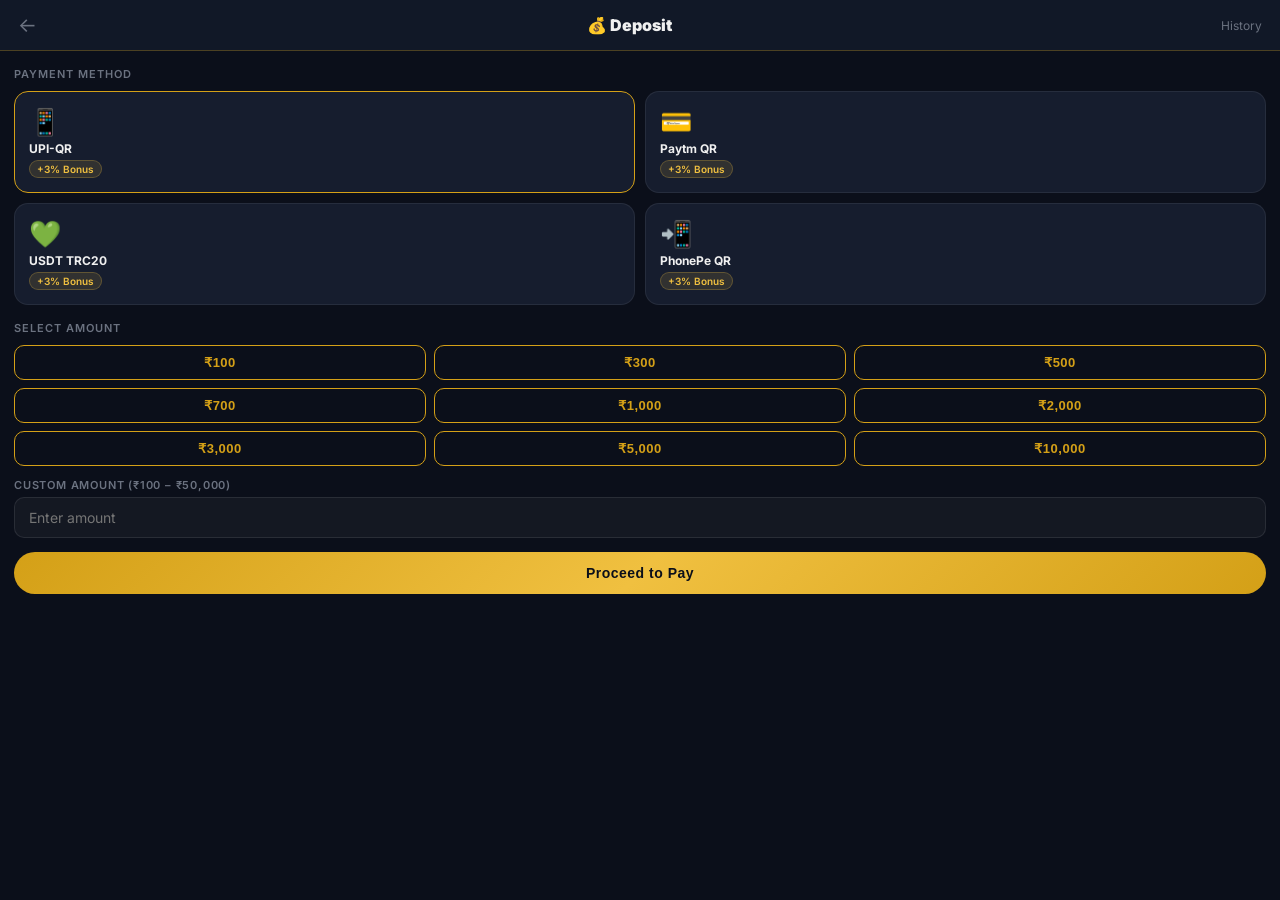
<file: zafran/public/deposit.html>
<!DOCTYPE html>
<html lang="en">
<head>
<meta charset="UTF-8">
<meta name="viewport" content="width=device-width, initial-scale=1.0">
<title>Deposit — ZafranGames</title>
<link rel="stylesheet" href="css/style.css">
</head>
<body>
<div class="navbar">
  <a href="account.html" style="color:var(--text2);text-decoration:none;font-size:20px;">←</a>
  <div style="font-weight:900;font-size:16px;">💰 Deposit</div>
  <a href="#" style="color:var(--text2);font-size:12px;text-decoration:none;">History</a>
</div>
<div class="page" id="mainForm">
  <div style="font-size:11px;color:var(--text2);text-transform:uppercase;letter-spacing:1px;font-weight:600;margin-bottom:10px;">Payment Method</div>
  <div class="game-grid" style="margin-bottom:16px;">
    <div class="game-card" onclick="selectMethod('UPI-QR',this)" id="m-UPI-QR" style="border:1px solid var(--accent);">
      <div class="game-card-body" style="padding:14px;"><div style="font-size:26px;margin-bottom:4px;">📱</div><div style="font-size:12px;font-weight:700;">UPI-QR</div><span class="rtp-badge" style="margin-top:4px;display:inline-block;">+3% Bonus</span></div>
    </div>
    <div class="game-card" onclick="selectMethod('PAYTM',this)" id="m-PAYTM">
      <div class="game-card-body" style="padding:14px;"><div style="font-size:26px;margin-bottom:4px;">💳</div><div style="font-size:12px;font-weight:700;">Paytm QR</div><span class="rtp-badge" style="margin-top:4px;display:inline-block;">+3% Bonus</span></div>
    </div>
    <div class="game-card" onclick="selectMethod('USDT-TRC20',this)" id="m-USDT-TRC20">
      <div class="game-card-body" style="padding:14px;"><div style="font-size:26px;margin-bottom:4px;">💚</div><div style="font-size:12px;font-weight:700;">USDT TRC20</div><span class="rtp-badge" style="margin-top:4px;display:inline-block;">+3% Bonus</span></div>
    </div>
    <div class="game-card" onclick="selectMethod('PHONEPAY',this)" id="m-PHONEPAY">
      <div class="game-card-body" style="padding:14px;"><div style="font-size:26px;margin-bottom:4px;">📲</div><div style="font-size:12px;font-weight:700;">PhonePe QR</div><span class="rtp-badge" style="margin-top:4px;display:inline-block;">+3% Bonus</span></div>
    </div>
  </div>

  <div style="font-size:11px;color:var(--text2);text-transform:uppercase;letter-spacing:1px;font-weight:600;margin-bottom:10px;">Select Amount</div>
  <div style="display:grid;grid-template-columns:repeat(3,1fr);gap:8px;margin-bottom:12px;">
    <button onclick="setAmt(100)" class="btn btn-outline" style="padding:9px;border-radius:10px;font-size:13px;">₹100</button>
    <button onclick="setAmt(300)" class="btn btn-outline" style="padding:9px;border-radius:10px;font-size:13px;">₹300</button>
    <button onclick="setAmt(500)" class="btn btn-outline" style="padding:9px;border-radius:10px;font-size:13px;">₹500</button>
    <button onclick="setAmt(700)" class="btn btn-outline" style="padding:9px;border-radius:10px;font-size:13px;">₹700</button>
    <button onclick="setAmt(1000)" class="btn btn-outline" style="padding:9px;border-radius:10px;font-size:13px;">₹1,000</button>
    <button onclick="setAmt(2000)" class="btn btn-outline" style="padding:9px;border-radius:10px;font-size:13px;">₹2,000</button>
    <button onclick="setAmt(3000)" class="btn btn-outline" style="padding:9px;border-radius:10px;font-size:13px;">₹3,000</button>
    <button onclick="setAmt(5000)" class="btn btn-outline" style="padding:9px;border-radius:10px;font-size:13px;">₹5,000</button>
    <button onclick="setAmt(10000)" class="btn btn-outline" style="padding:9px;border-radius:10px;font-size:13px;">₹10,000</button>
  </div>
  <div class="input-group">
    <label>Custom Amount (₹100 – ₹50,000)</label>
    <input type="number" class="input-field" id="depositAmt" placeholder="Enter amount" min="100" max="50000">
  </div>
  <div id="alertBox1"></div>
  <button class="btn btn-primary" onclick="initiateDeposit()">Proceed to Pay</button>
</div>

<!-- QR Section -->
<div id="qrSection" style="display:none;" class="page">
  <div class="card" style="text-align:center;">
    <div style="font-size:11px;color:var(--text2);text-transform:uppercase;letter-spacing:1px;font-weight:600;margin-bottom:12px;">Scan & Pay</div>
    <div style="display:flex;gap:8px;justify-content:center;margin-bottom:16px;">
      <span style="background:rgba(255,255,255,0.05);border:1px solid var(--border);padding:6px 14px;border-radius:20px;font-size:12px;font-weight:600;">Paytm</span>
      <span style="background:rgba(255,255,255,0.05);border:1px solid var(--border);padding:6px 14px;border-radius:20px;font-size:12px;font-weight:600;">PhonePe</span>
      <span style="background:rgba(255,255,255,0.05);border:1px solid var(--border);padding:6px 14px;border-radius:20px;font-size:12px;font-weight:600;">GPay</span>
    </div>
    <div style="background:white;border-radius:14px;padding:12px;display:inline-block;margin-bottom:12px;">
      <img id="qrImg" style="width:180px;height:180px;display:block;" alt="QR">
    </div>
    <div style="font-size:13px;color:var(--text2);margin-bottom:4px;">UPI ID</div>
    <div id="upiIdDisplay" style="color:var(--gold);font-weight:700;font-size:14px;margin-bottom:16px;"></div>
    <div style="font-size:11px;color:var(--text2);text-align:left;margin-bottom:6px;text-transform:uppercase;letter-spacing:0.5px;font-weight:600;">• Enter UTR Number (12 digits)</div>
    <div style="background:rgba(239,68,68,0.08);border:1px solid rgba(239,68,68,0.2);border-radius:8px;padding:8px 12px;font-size:12px;color:var(--red);margin-bottom:10px;text-align:left;">⚠️ UTR is mandatory — without it your deposit will fail</div>
    <div style="display:flex;gap:8px;margin-bottom:16px;">
      <input type="text" class="input-field" id="utrInput" placeholder="12-digit UTR here" maxlength="12" oninput="checkUTR()" style="flex:1;">
      <button onclick="pasteUTR()" style="background:rgba(255,255,255,0.05);border:1px solid var(--border);color:var(--text2);padding:11px 14px;border-radius:10px;cursor:pointer;font-size:13px;font-weight:600;">Paste</button>
    </div>
    <div style="display:flex;gap:10px;">
      <button class="btn btn-red-out" onclick="cancelDeposit()" style="flex:1;">Cancel</button>
      <button class="btn btn-primary" id="submitBtn" onclick="submitDeposit()" disabled style="flex:1;opacity:0.4;">Submit</button>
    </div>
  </div>
</div>

<script>
let selectedMethod='UPI-QR',currentTxId=null;
function selectMethod(m,el){
  document.querySelectorAll('.game-card').forEach(c=>c.style.border='1px solid rgba(255,255,255,0.07)');
  el.style.border='1px solid var(--accent)';selectedMethod=m;
}
function setAmt(v){document.getElementById('depositAmt').value=v;}
function showAlert1(msg,type='error'){document.getElementById('alertBox1').innerHTML=`<div class="alert alert-${type}">${msg}</div>`;}
async function initiateDeposit(){
  const amount=parseFloat(document.getElementById('depositAmt').value);
  if(!amount||amount<100){showAlert1('Minimum deposit ₹100');return;}
  const token=localStorage.getItem('token');
  if(!token){window.location.href='login.html';return;}
  try{
    const res=await fetch('/api/payment/deposit/initiate',{method:'POST',headers:{'Content-Type':'application/json','Authorization':'Bearer '+token},body:JSON.stringify({amount,method:selectedMethod})});
    const data=await res.json();
    if(!res.ok){showAlert1(data.msg);return;}
    currentTxId=data.txId;
    document.getElementById('qrImg').src=data.qrDataUrl;
    document.getElementById('upiIdDisplay').textContent=data.upiId;
    document.getElementById('qrSection').style.display='block';
    document.getElementById('mainForm').style.display='none';
  }catch{showAlert1('Server error');}
}
function checkUTR(){
  const v=document.getElementById('utrInput').value;
  const btn=document.getElementById('submitBtn');
  btn.disabled=v.length!==12;btn.style.opacity=v.length===12?'1':'0.4';
}
async function pasteUTR(){
  try{const t=await navigator.clipboard.readText();document.getElementById('utrInput').value=t.replace(/\D/g,'').substring(0,12);checkUTR();}
  catch{document.getElementById('utrInput').focus();alert('Tap input field and paste manually');}
}
async function submitDeposit(){
  const utr=document.getElementById('utrInput').value;
  const token=localStorage.getItem('token');
  try{
    await fetch('/api/payment/deposit/utr',{method:'POST',headers:{'Content-Type':'application/json','Authorization':'Bearer '+token},body:JSON.stringify({txId:currentTxId,utr})});
    alert('✅ UTR submitted! Balance will be credited after verification.');
    window.location.href='account.html';
  }catch{alert('Error submitting. Try again.');}
}
function cancelDeposit(){
  document.getElementById('qrSection').style.display='none';
  document.getElementById('mainForm').style.display='block';
}
</script>
</body>
</html>
</file>
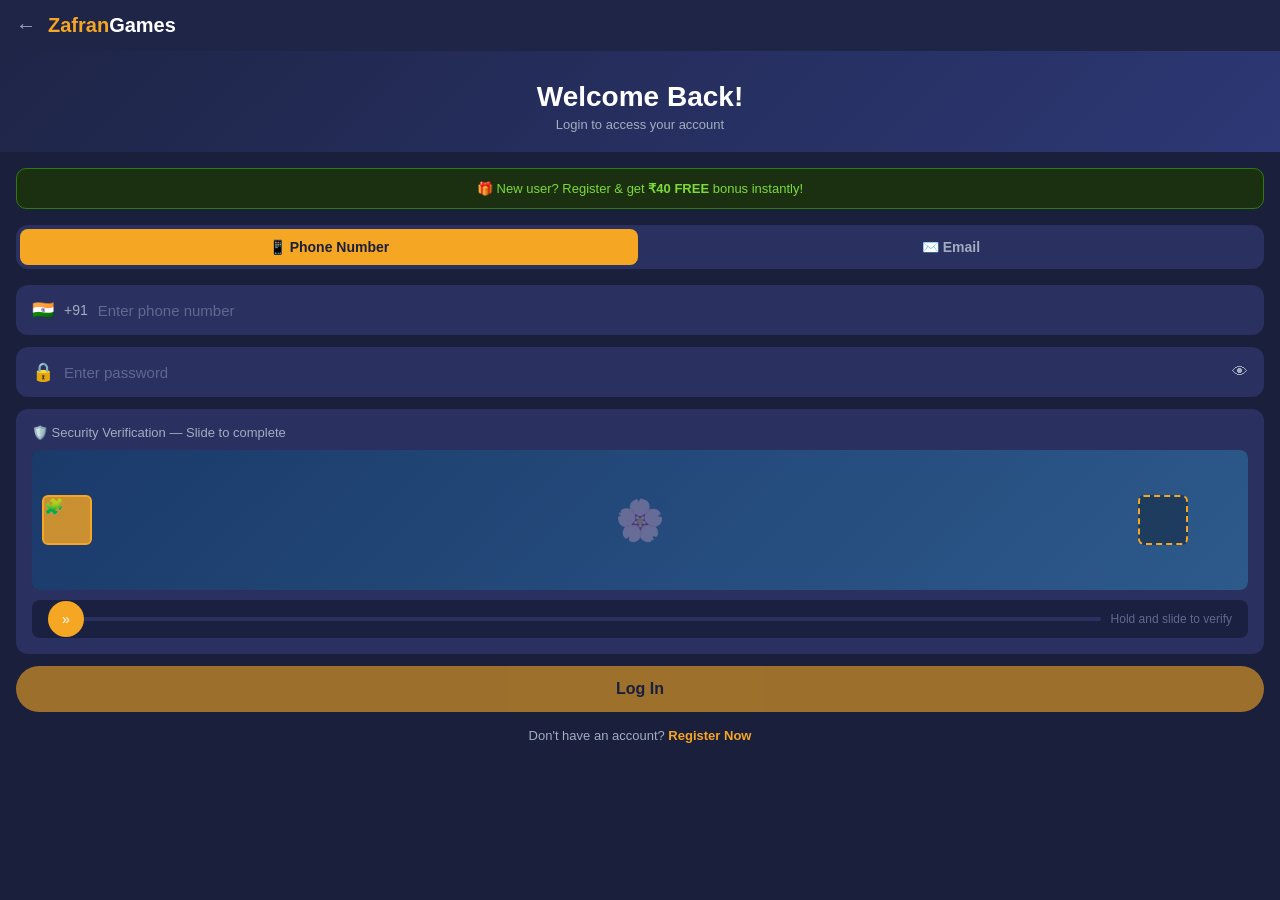
<file: zafran/public/history.html>
<!DOCTYPE html>
<html lang="en">
<head>
<meta charset="UTF-8">
<meta name="viewport" content="width=device-width, initial-scale=1.0">
<title>Transaction History — ZafranGames</title>
<style>
*{margin:0;padding:0;box-sizing:border-box}
body{background:#1a1f3c;color:#fff;font-family:'Segoe UI',sans-serif;min-height:100vh;padding-bottom:30px}
.top-bar{background:#1e2547;padding:14px 16px;display:flex;align-items:center;gap:12px}
.back-btn{font-size:20px;cursor:pointer;color:#a0aec0}
.title{font-size:17px;font-weight:700}
.filter-tabs{display:flex;gap:6px;padding:14px;overflow-x:auto;scrollbar-width:none}
.filter-tabs::-webkit-scrollbar{display:none}
.f-tab{background:#2a3060;border-radius:20px;padding:7px 16px;font-size:12px;cursor:pointer;font-weight:600;white-space:nowrap;border:2px solid transparent}
.f-tab.active{background:#f5a623;color:#1a1f3c;border-color:#f5a623}
.hist-list{padding:0 14px}
.hist-item{background:#2a3060;border-radius:12px;padding:14px;margin-bottom:8px;display:flex;justify-content:space-between;align-items:center}
.hist-info h4{font-size:14px;font-weight:600}
.hist-info p{font-size:11px;color:#a0aec0;margin-top:3px}
.hist-amt{text-align:right}
.hist-amt .amount{font-size:16px;font-weight:700}
.amount-deposit{color:#2d8b2d}
.amount-withdraw{color:#cc3333}
.hist-amt .status{font-size:11px;margin-top:3px}
.status-pending{color:#f5a623}
.status-approved{color:#2d8b2d}
.status-rejected{color:#cc3333}
.empty-state{text-align:center;padding:50px 20px;color:#606890}
.empty-icon{font-size:48px;margin-bottom:12px}
.type-badge{display:inline-block;padding:2px 8px;border-radius:4px;font-size:10px;font-weight:700;margin-top:4px}
.badge-deposit{background:#1a3010;color:#2d8b2d}
.badge-withdraw{background:#3a1010;color:#cc3333}
</style>
</head>
<body>
<div class="top-bar">
  <span class="back-btn" onclick="history.back()">←</span>
  <span class="title">Transaction History</span>
</div>

<div class="filter-tabs">
  <div class="f-tab active" onclick="filterTx('all',this)">All</div>
  <div class="f-tab" onclick="filterTx('deposit',this)">Deposits</div>
  <div class="f-tab" onclick="filterTx('withdraw',this)">Withdrawals</div>
  <div class="f-tab" onclick="filterTx('pending',this)">Pending</div>
  <div class="f-tab" onclick="filterTx('approved',this)">Completed</div>
</div>

<div class="hist-list" id="histList">
  <div class="empty-state"><div class="empty-icon">📋</div><p>Loading...</p></div>
</div>

<script>
const token=localStorage.getItem('zg_token');
if(!token){window.location.href='login.html';}
let allTx=[];

async function loadHistory(){
  try{
    const r=await fetch('/api/payment/history',{headers:{'Authorization':'Bearer '+token}});
    allTx=await r.json();
    renderTx('all');
  }catch(e){document.getElementById('histList').innerHTML='<div class="empty-state"><div class="empty-icon">❌</div><p>Failed to load</p></div>';}
}
function filterTx(f,el){
  document.querySelectorAll('.f-tab').forEach(t=>t.classList.remove('active'));
  el.classList.add('active');
  renderTx(f);
}
function renderTx(f){
  let list=allTx;
  if(f==='deposit')list=allTx.filter(t=>t.type==='deposit');
  else if(f==='withdraw')list=allTx.filter(t=>t.type==='withdraw');
  else if(f==='pending')list=allTx.filter(t=>t.status==='pending');
  else if(f==='approved')list=allTx.filter(t=>t.status==='approved');
  const el=document.getElementById('histList');
  if(!list.length){el.innerHTML='<div class="empty-state"><div class="empty-icon">📋</div><p>No data</p></div>';return;}
  el.innerHTML=list.map(t=>`
    <div class="hist-item">
      <div class="hist-info">
        <h4>${t.type==='deposit'?'Deposit':'Withdrawal'}</h4>
        <p>${new Date(t.timestamp).toLocaleString()}</p>
        ${t.upiId?`<p>${t.upiId}</p>`:''}
        ${t.utr?`<p>UTR: ${t.utr}</p>`:''}
        <div><span class="type-badge badge-${t.type}">${t.type.toUpperCase()}</span></div>
        <p style="font-size:10px;color:#606890;margin-top:2px">ID: ${t.txId}</p>
      </div>
      <div class="hist-amt">
        <div class="amount ${t.type==='deposit'?'amount-deposit':'amount-withdraw'}">${t.type==='deposit'?'+':'-'}₹${t.amount.toFixed(2)}</div>
        <div class="status status-${t.status}">${t.status.charAt(0).toUpperCase()+t.status.slice(1)}</div>
      </div>
    </div>`).join('');
}
loadHistory();
</script>
</body>
</html>
</file>
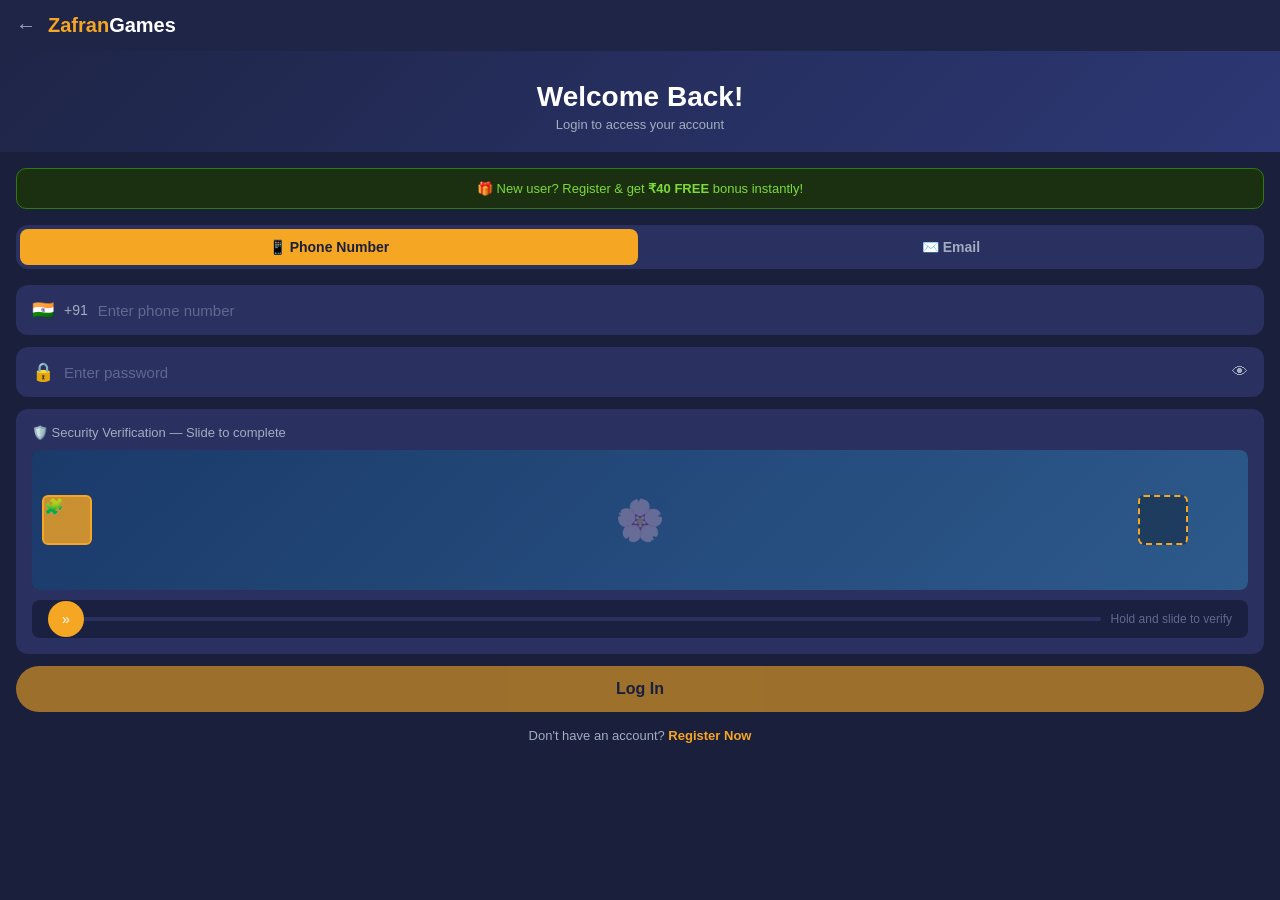
<file: zafran/public/login.html>
<!DOCTYPE html>
<html lang="en">
<head>
<meta charset="UTF-8">
<meta name="viewport" content="width=device-width, initial-scale=1.0">
<title>Login — ZafranGames</title>
<style>
*{margin:0;padding:0;box-sizing:border-box}
body{background:#1a1f3c;color:#fff;font-family:'Segoe UI',sans-serif;min-height:100vh}
.top-bar{background:#1e2547;padding:14px 16px;display:flex;align-items:center;gap:12px}
.back-btn{font-size:20px;cursor:pointer;color:#a0aec0}
.logo{font-size:20px;font-weight:800;color:#f5a623}
.logo span{color:#fff}
.hero{background:linear-gradient(135deg,#1e2547,#2d3875);padding:30px 20px 20px;text-align:center}
.hero h1{font-size:28px;font-weight:800;margin-bottom:4px}
.hero p{color:#a0aec0;font-size:13px}
.tabs{display:flex;background:#2a3060;margin:16px;border-radius:12px;padding:4px;gap:4px}
.tab{flex:1;padding:10px;text-align:center;border-radius:8px;cursor:pointer;font-weight:600;font-size:14px;color:#a0aec0;transition:all .2s}
.tab.active{background:#f5a623;color:#1a1f3c}
.form-wrap{padding:0 16px}
.input-group{background:#2a3060;border-radius:12px;padding:14px 16px;margin-bottom:12px;display:flex;align-items:center;gap:10px}
.input-group .icon{font-size:18px;color:#a0aec0}
.input-group input{background:transparent;border:none;outline:none;color:#fff;font-size:15px;flex:1}
.input-group input::placeholder{color:#606890}
.captcha-wrap{background:#2a3060;border-radius:12px;padding:16px;margin-bottom:12px}
.captcha-title{font-size:13px;color:#a0aec0;margin-bottom:10px}
.captcha-puzzle{position:relative;border-radius:8px;overflow:hidden;height:140px;background:#1a2040;margin-bottom:10px}
.captcha-bg{width:100%;height:140px;background:linear-gradient(135deg,#1a3a6a,#2d5a8b);display:flex;align-items:center;justify-content:center;position:relative}
.captcha-piece{position:absolute;width:50px;height:50px;background:rgba(245,166,35,0.8);border:2px solid #f5a623;border-radius:6px;cursor:grab;user-select:none}
.captcha-hole{position:absolute;width:50px;height:50px;border:2px dashed #f5a623;border-radius:6px;background:rgba(0,0,0,0.3)}
.slide-bar{background:#1a2040;border-radius:8px;padding:12px 16px;display:flex;align-items:center;gap:10px;cursor:pointer}
.slide-track{flex:1;background:#2a3060;height:4px;border-radius:2px;position:relative}
.slide-thumb{width:36px;height:36px;background:#f5a623;border-radius:50%;display:flex;align-items:center;justify-content:center;font-size:14px;cursor:grab;position:absolute;top:50%;transform:translateY(-50%);left:0;transition:left .1s}
.slide-hint{color:#606890;font-size:12px}
.captcha-verified{display:none;background:#1a3a1a;border:1px solid #2d8b2d;border-radius:8px;padding:10px 14px;color:#2d8b2d;font-size:13px;font-weight:600;align-items:center;gap:8px}
.btn-login{width:100%;background:#f5a623;color:#1a1f3c;border:none;border-radius:24px;padding:14px;font-size:16px;font-weight:800;cursor:pointer;margin-bottom:16px;transition:opacity .2s}
.btn-login:disabled{opacity:0.6;cursor:not-allowed}
.bottom-link{text-align:center;color:#a0aec0;font-size:13px}
.bottom-link a{color:#f5a623;font-weight:700;text-decoration:none}
.error-msg{background:#3a1a1a;border:1px solid #cc3333;border-radius:8px;padding:10px 14px;color:#ff6666;font-size:13px;margin-bottom:12px;display:none}
.bonus-note{background:#1a3010;border:1px solid #2d7a10;border-radius:10px;padding:12px;margin-bottom:14px;text-align:center;color:#7dda3a;font-size:13px}
</style>
</head>
<body>
<div class="top-bar">
  <span class="back-btn" onclick="history.back()">←</span>
  <div class="logo">Zafran<span>Games</span></div>
</div>
<div class="hero">
  <h1>Welcome Back!</h1>
  <p>Login to access your account</p>
</div>

<div style="padding:16px 16px 0">
  <div class="bonus-note">🎁 New user? Register & get <strong>₹40 FREE</strong> bonus instantly!</div>
</div>

<div class="tabs">
  <div class="tab active" onclick="switchTab('phone')">📱 Phone Number</div>
  <div class="tab" onclick="switchTab('email')">✉️ Email</div>
</div>

<div class="form-wrap">
  <div id="phoneTab">
    <div class="input-group">
      <span class="icon">🇮🇳</span>
      <span style="color:#a0aec0;font-size:14px">+91</span>
      <input type="tel" id="phoneInput" placeholder="Enter phone number" maxlength="10">
    </div>
  </div>
  <div id="emailTab" style="display:none">
    <div class="input-group">
      <span class="icon">✉️</span>
      <input type="email" id="emailInput" placeholder="Enter email address">
    </div>
  </div>
  <div class="input-group">
    <span class="icon">🔒</span>
    <input type="password" id="passInput" placeholder="Enter password">
    <span style="cursor:pointer;color:#a0aec0" onclick="togglePass()">👁</span>
  </div>

  <div class="captcha-wrap">
    <div class="captcha-title">🛡️ Security Verification — Slide to complete</div>
    <div class="captcha-puzzle">
      <div class="captcha-bg">
        <span style="font-size:40px;opacity:0.3">🌸</span>
        <div class="captcha-hole" id="captchaHole" style="right:60px;top:45px"></div>
        <div class="captcha-piece" id="captchaPiece" style="left:10px;top:45px">🧩</div>
      </div>
    </div>
    <div class="slide-bar" id="slideBar">
      <div class="slide-track" id="slideTrack">
        <div class="slide-thumb" id="slideThumb">»</div>
      </div>
      <span class="slide-hint" id="slideHint">Hold and slide to verify</span>
    </div>
    <div class="captcha-verified" id="captchaVerified">✅ Verification successful</div>
  </div>

  <div class="error-msg" id="errorMsg"></div>
  <button class="btn-login" id="loginBtn" onclick="doLogin()" disabled>Log In</button>
  <div class="bottom-link">Don't have an account? <a href="register.html">Register Now</a></div>
  <div style="height:20px"></div>
</div>

<script>
let captchaDone=false,isDragging=false,startX=0;
const thumb=document.getElementById('slideThumb');
const track=document.getElementById('slideTrack');
const piece=document.getElementById('captchaPiece');

function switchTab(t){
  document.querySelectorAll('.tab').forEach((el,i)=>{
    el.classList.toggle('active',(t==='phone'&&i===0)||(t==='email'&&i===1));
  });
  document.getElementById('phoneTab').style.display=t==='phone'?'block':'none';
  document.getElementById('emailTab').style.display=t==='email'?'block':'none';
}
function togglePass(){
  const p=document.getElementById('passInput');
  p.type=p.type==='password'?'text':'password';
}

// Captcha drag
thumb.addEventListener('mousedown',startDrag);
thumb.addEventListener('touchstart',startDrag,{passive:true});

function startDrag(e){
  isDragging=true;
  startX=e.clientX||e.touches[0].clientX;
  document.addEventListener('mousemove',onDrag);
  document.addEventListener('touchmove',onDrag,{passive:true});
  document.addEventListener('mouseup',endDrag);
  document.addEventListener('touchend',endDrag);
}
function onDrag(e){
  if(!isDragging)return;
  const x=e.clientX||e.touches[0].clientX;
  const tw=track.offsetWidth-36;
  const diff=Math.min(Math.max(0,x-track.getBoundingClientRect().left-18),tw);
  thumb.style.left=diff+'px';
  piece.style.left=(10+diff*(150/tw))+'px';
  if(diff>=tw-10){
    captchaDone=true;
    isDragging=false;
    thumb.style.background='#2d8b2d';
    thumb.textContent='✓';
    document.getElementById('slideHint').style.display='none';
    document.getElementById('captchaVerified').style.display='flex';
    document.getElementById('loginBtn').disabled=false;
  }
}
function endDrag(){isDragging=false;}

async function doLogin(){
  if(!captchaDone){alert('Please complete captcha');return;}
  const phone=document.getElementById('phoneInput').value.trim();
  const email=document.getElementById('emailInput').value.trim();
  const pass=document.getElementById('passInput').value;
  if(!pass){showErr('Please enter password');return;}
  document.getElementById('loginBtn').disabled=true;
  document.getElementById('loginBtn').textContent='Logging in...';
  try{
    const body={password:pass};
    if(phone)body.phone='+91'+phone; else body.email=email;
    const r=await fetch('/api/auth/login',{method:'POST',headers:{'Content-Type':'application/json'},body:JSON.stringify(body)});
    const d=await r.json();
    if(!r.ok){showErr(d.msg||'Login failed');document.getElementById('loginBtn').disabled=false;document.getElementById('loginBtn').textContent='Log In';return;}
    localStorage.setItem('zg_token',d.token);
    localStorage.setItem('zg_user',JSON.stringify({uid:d.uid,balance:d.balance,username:d.username,totalDeposited:d.totalDeposited||0}));
    window.location.href='index.html';
  }catch(e){showErr('Network error');document.getElementById('loginBtn').disabled=false;document.getElementById('loginBtn').textContent='Log In';}
}
function showErr(m){const el=document.getElementById('errorMsg');el.textContent=m;el.style.display='block';}
</script>
</body>
</html>
</file>
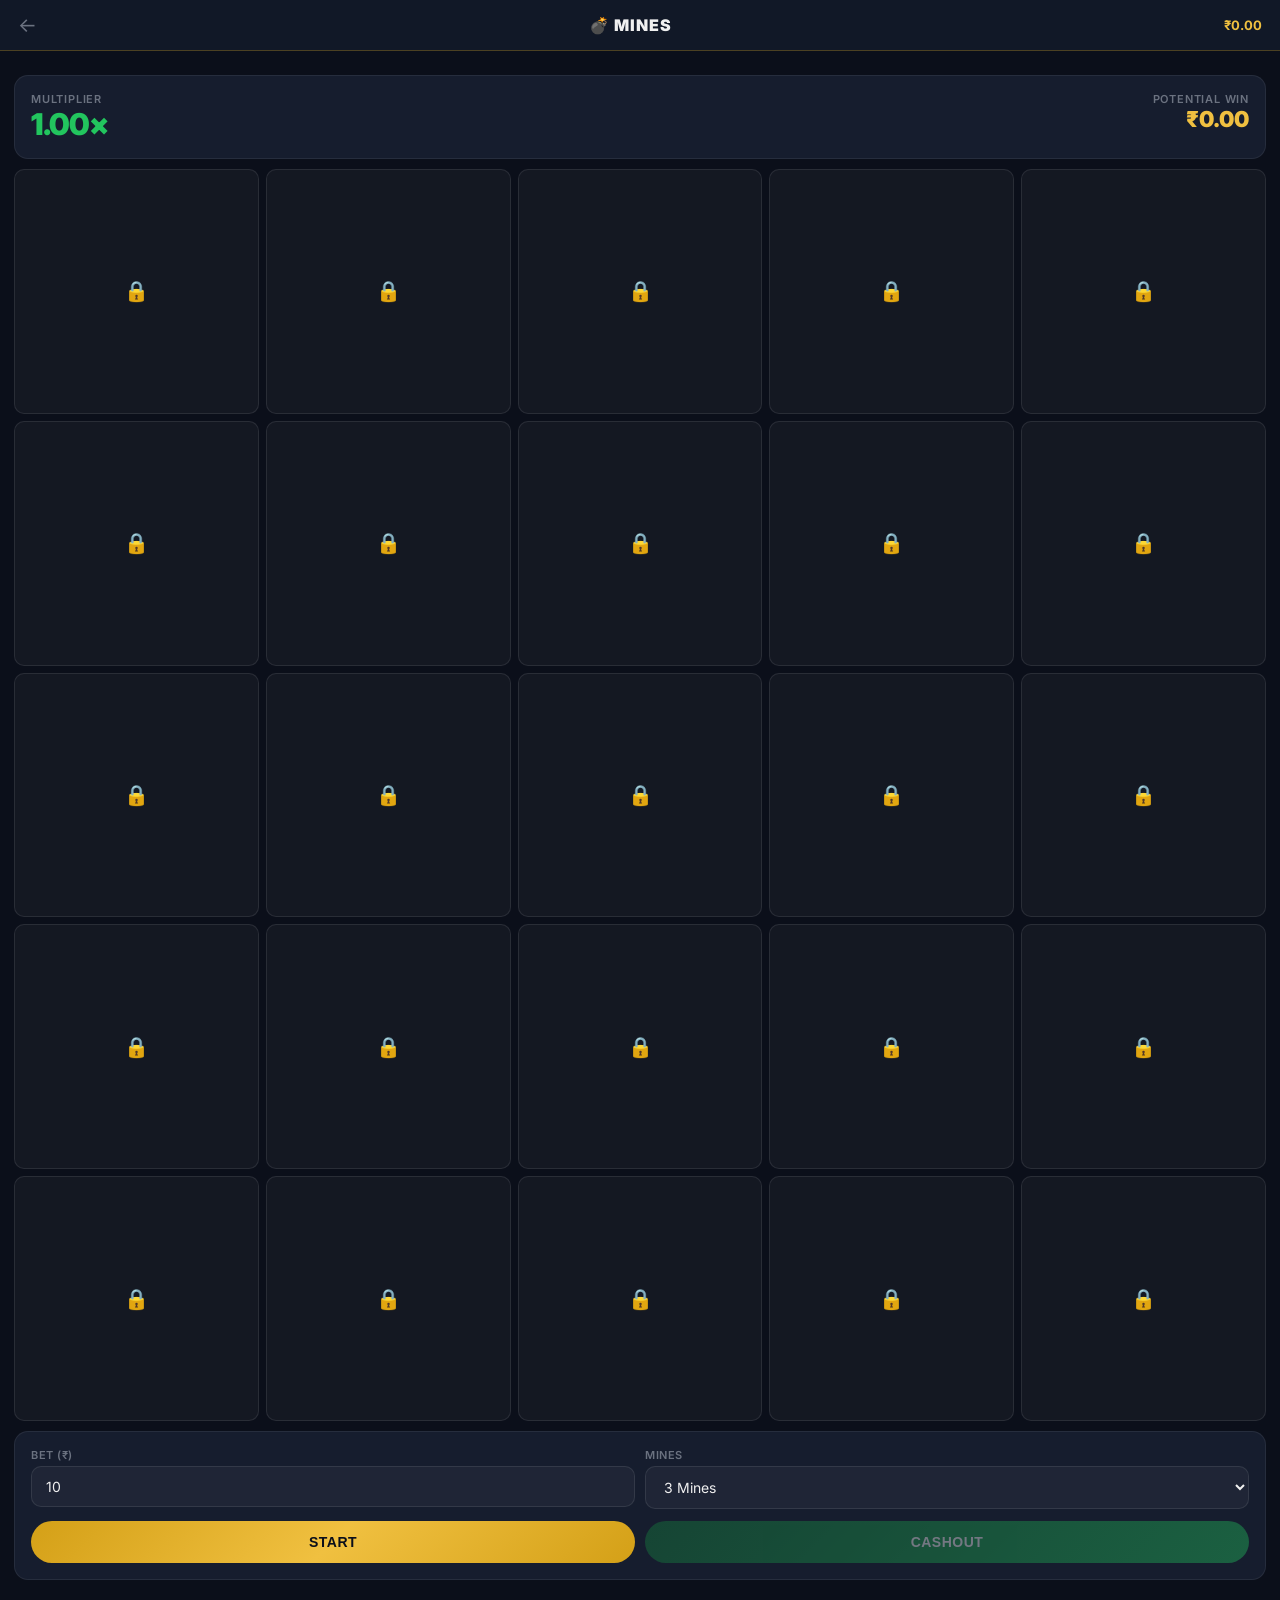
<file: zafran/public/mines.html>
<!DOCTYPE html>
<html lang="en">
<head>
<meta charset="UTF-8">
<meta name="viewport" content="width=device-width, initial-scale=1.0">
<title>Mines — ZafranGames</title>
<link rel="stylesheet" href="css/style.css">
</head>
<body>
<div class="navbar">
  <a href="index.html" style="color:var(--text2);text-decoration:none;font-size:20px;">←</a>
  <div style="font-weight:900;font-size:16px;letter-spacing:1px;">💣 MINES</div>
  <div id="navBal" style="color:var(--gold);font-weight:700;font-size:13px;"></div>
</div>
<div class="page">
  <div class="card" style="margin-bottom:10px;">
    <div style="display:flex;justify-content:space-between;">
      <div>
        <div style="font-size:11px;color:var(--text2);text-transform:uppercase;letter-spacing:0.8px;font-weight:600;">Multiplier</div>
        <div id="currentMult" style="color:var(--green);font-size:30px;font-weight:900;letter-spacing:-1px;">1.00×</div>
      </div>
      <div style="text-align:right;">
        <div style="font-size:11px;color:var(--text2);text-transform:uppercase;letter-spacing:0.8px;font-weight:600;">Potential Win</div>
        <div id="potWin" style="color:var(--gold);font-size:22px;font-weight:900;">₹0.00</div>
      </div>
    </div>
  </div>

  <div class="mines-grid" id="minesGrid" style="margin-bottom:10px;"></div>

  <div class="card">
    <div style="display:flex;gap:10px;margin-bottom:12px;">
      <div style="flex:1;">
        <label style="font-size:11px;color:var(--text2);display:block;margin-bottom:4px;text-transform:uppercase;letter-spacing:0.5px;font-weight:600;">Bet (₹)</label>
        <input type="number" class="input-field" id="betAmt" value="10" min="1">
      </div>
      <div style="flex:1;">
        <label style="font-size:11px;color:var(--text2);display:block;margin-bottom:4px;text-transform:uppercase;letter-spacing:0.5px;font-weight:600;">Mines</label>
        <select class="input-field" id="mineCount">
          <option value="1">1 Mine</option>
          <option value="3" selected>3 Mines</option>
          <option value="5">5 Mines</option>
          <option value="10">10 Mines</option>
          <option value="15">15 Mines</option>
        </select>
      </div>
    </div>
    <div id="alertBox" style="margin-bottom:8px;"></div>
    <div style="display:flex;gap:10px;">
      <button class="btn btn-primary" id="startBtn" onclick="startGame()" style="flex:1;">START</button>
      <button class="btn btn-green" id="cashoutBtn" onclick="cashout()" disabled style="flex:1;opacity:0.4;">CASHOUT</button>
    </div>
  </div>
</div>
<script src="js/mines.js"></script>
</body>
</html>
</file>
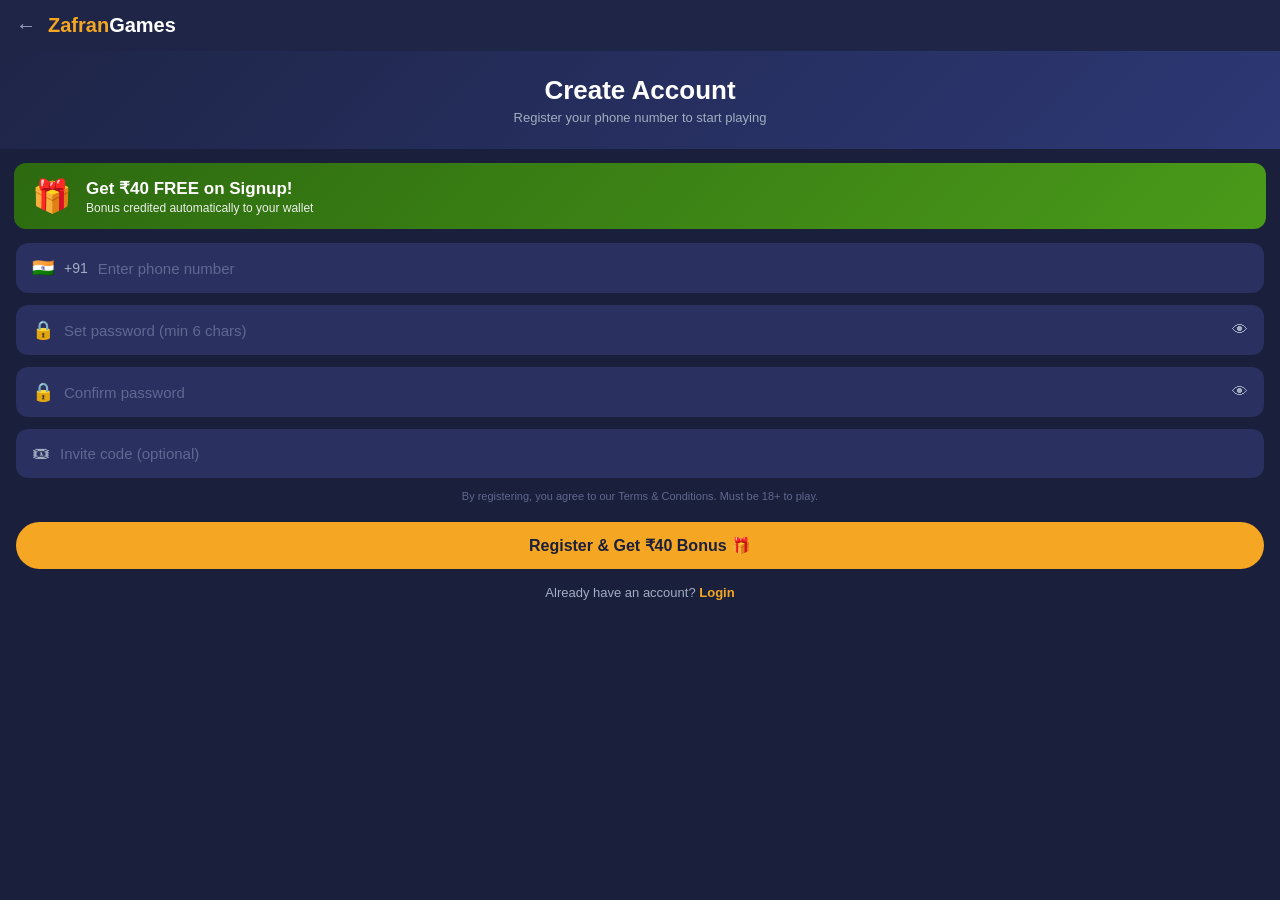
<file: zafran/public/register.html>
<!DOCTYPE html>
<html lang="en">
<head>
<meta charset="UTF-8">
<meta name="viewport" content="width=device-width, initial-scale=1.0">
<title>Register — ZafranGames</title>
<style>
*{margin:0;padding:0;box-sizing:border-box}
body{background:#1a1f3c;color:#fff;font-family:'Segoe UI',sans-serif;min-height:100vh;padding-bottom:30px}
.top-bar{background:#1e2547;padding:14px 16px;display:flex;align-items:center;gap:12px}
.back-btn{font-size:20px;cursor:pointer;color:#a0aec0}
.logo{font-size:20px;font-weight:800;color:#f5a623}
.logo span{color:#fff}
.hero{background:linear-gradient(135deg,#1e2547,#2d3875);padding:24px 20px;text-align:center}
.hero h1{font-size:26px;font-weight:800}
.hero p{color:#a0aec0;font-size:13px;margin-top:4px}
.bonus-banner{background:linear-gradient(135deg,#2d6a10,#4a9a1a);margin:14px;border-radius:12px;padding:14px 18px;display:flex;align-items:center;gap:14px}
.bonus-banner .icon{font-size:32px}
.bonus-banner h3{font-size:17px;font-weight:800}
.bonus-banner p{font-size:12px;opacity:0.9;margin-top:2px}
.form-wrap{padding:0 16px}
.input-group{background:#2a3060;border-radius:12px;padding:14px 16px;margin-bottom:12px;display:flex;align-items:center;gap:10px}
.input-group .icon{font-size:18px;color:#a0aec0}
.input-group input{background:transparent;border:none;outline:none;color:#fff;font-size:15px;flex:1}
.input-group input::placeholder{color:#606890}
.btn-reg{width:100%;background:#f5a623;color:#1a1f3c;border:none;border-radius:24px;padding:14px;font-size:16px;font-weight:800;cursor:pointer;margin:4px 0 16px}
.bottom-link{text-align:center;color:#a0aec0;font-size:13px}
.bottom-link a{color:#f5a623;font-weight:700;text-decoration:none}
.error-msg{background:#3a1a1a;border:1px solid #cc3333;border-radius:8px;padding:10px 14px;color:#ff6666;font-size:13px;margin-bottom:12px;display:none}
.success-msg{background:#1a3010;border:1px solid #2d7a10;border-radius:8px;padding:10px 14px;color:#7dda3a;font-size:13px;margin-bottom:12px;display:none}
.terms{color:#606890;font-size:11px;text-align:center;margin-bottom:16px}
</style>
</head>
<body>
<div class="top-bar">
  <span class="back-btn" onclick="history.back()">←</span>
  <div class="logo">Zafran<span>Games</span></div>
</div>
<div class="hero">
  <h1>Create Account</h1>
  <p>Register your phone number to start playing</p>
</div>

<div class="bonus-banner">
  <div class="icon">🎁</div>
  <div>
    <h3>Get ₹40 FREE on Signup!</h3>
    <p>Bonus credited automatically to your wallet</p>
  </div>
</div>

<div class="form-wrap">
  <div class="input-group">
    <span class="icon">🇮🇳</span>
    <span style="color:#a0aec0;font-size:14px">+91</span>
    <input type="tel" id="phoneInput" placeholder="Enter phone number" maxlength="10">
  </div>
  <div class="input-group">
    <span class="icon">🔒</span>
    <input type="password" id="passInput" placeholder="Set password (min 6 chars)">
    <span style="cursor:pointer;color:#a0aec0" onclick="togglePass('passInput')">👁</span>
  </div>
  <div class="input-group">
    <span class="icon">🔒</span>
    <input type="password" id="pass2Input" placeholder="Confirm password">
    <span style="cursor:pointer;color:#a0aec0" onclick="togglePass('pass2Input')">👁</span>
  </div>
  <div class="input-group">
    <span class="icon">🎟</span>
    <input type="text" id="inviteInput" placeholder="Invite code (optional)">
  </div>

  <div class="error-msg" id="errorMsg"></div>
  <div class="success-msg" id="successMsg"></div>
  <div class="terms">By registering, you agree to our Terms & Conditions. Must be 18+ to play.</div>
  <button class="btn-reg" onclick="doRegister()">Register & Get ₹40 Bonus 🎁</button>
  <div class="bottom-link">Already have an account? <a href="login.html">Login</a></div>
</div>

<script>
function togglePass(id){const p=document.getElementById(id);p.type=p.type==='password'?'text':'password';}
async function doRegister(){
  const phone=document.getElementById('phoneInput').value.trim();
  const pass=document.getElementById('passInput').value;
  const pass2=document.getElementById('pass2Input').value;
  const invite=document.getElementById('inviteInput').value.trim();
  if(!phone||phone.length!==10){showErr('Enter valid 10-digit phone number');return;}
  if(!pass||pass.length<6){showErr('Password must be at least 6 characters');return;}
  if(pass!==pass2){showErr('Passwords do not match');return;}
  try{
    const r=await fetch('/api/auth/register',{method:'POST',headers:{'Content-Type':'application/json'},body:JSON.stringify({phone:'+91'+phone,password:pass,inviteCode:invite||undefined})});
    const d=await r.json();
    if(!r.ok){showErr(d.msg||'Registration failed');return;}
    localStorage.setItem('zg_token',d.token);
    localStorage.setItem('zg_user',JSON.stringify({uid:d.uid,balance:40}));
    document.getElementById('successMsg').textContent='🎉 Account created! ₹40 bonus added to your wallet!';
    document.getElementById('successMsg').style.display='block';
    setTimeout(()=>window.location.href='index.html',1500);
  }catch(e){showErr('Network error. Try again.');}
}
function showErr(m){const el=document.getElementById('errorMsg');el.textContent=m;el.style.display='block';}
</script>
</body>
</html>
</file>
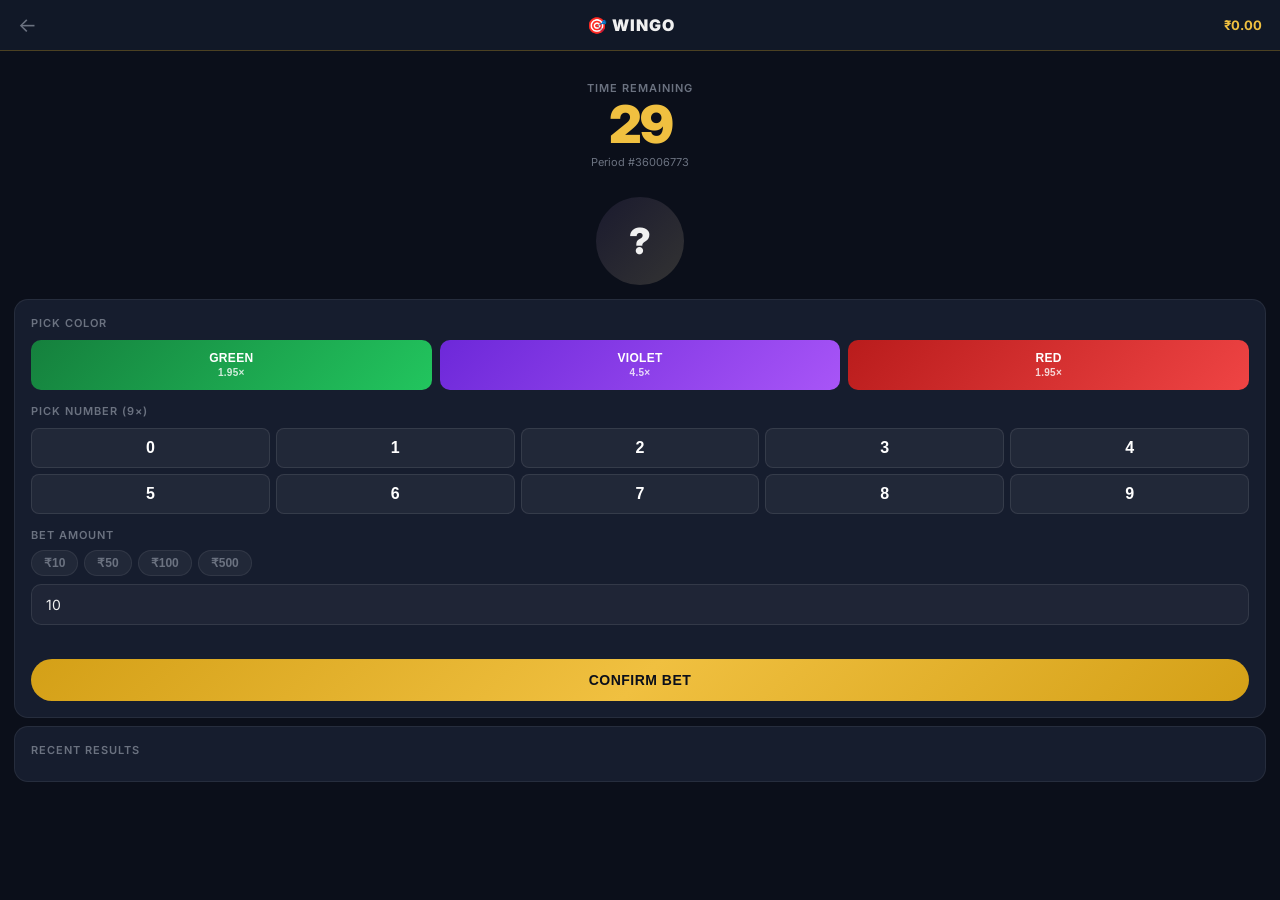
<file: zafran/public/wingo.html>
<!DOCTYPE html>
<html lang="en">
<head>
<meta charset="UTF-8">
<meta name="viewport" content="width=device-width, initial-scale=1.0">
<title>Wingo — ZafranGames</title>
<link rel="stylesheet" href="css/style.css">
</head>
<body>
<div class="navbar">
  <a href="index.html" style="color:var(--text2);text-decoration:none;font-size:20px;">←</a>
  <div style="font-weight:900;font-size:16px;letter-spacing:1px;">🎯 WINGO</div>
  <div id="navBal" style="color:var(--gold);font-weight:700;font-size:13px;"></div>
</div>
<div class="page">
  <div style="text-align:center;padding:14px 0;">
    <div style="font-size:11px;color:var(--text2);text-transform:uppercase;letter-spacing:1px;font-weight:600;margin-bottom:4px;">Time Remaining</div>
    <div id="timer" style="font-size:52px;font-weight:900;color:var(--gold);letter-spacing:-2px;line-height:1;">30</div>
    <div id="roundId" style="font-size:11px;color:var(--text2);margin-top:4px;"></div>
  </div>

  <div class="wingo-result" id="resultBall" style="background:linear-gradient(135deg,#1a1a2e,#333);font-size:36px;">?</div>

  <div class="card">
    <div style="font-size:11px;color:var(--text2);text-transform:uppercase;letter-spacing:1px;font-weight:600;margin-bottom:10px;">Pick Color</div>
    <div style="display:flex;gap:8px;margin-bottom:14px;">
      <button class="color-btn green" onclick="selectBet('green')">GREEN<br><span style="font-size:10px;opacity:0.8;">1.95×</span></button>
      <button class="color-btn violet" onclick="selectBet('violet')">VIOLET<br><span style="font-size:10px;opacity:0.8;">4.5×</span></button>
      <button class="color-btn red" onclick="selectBet('red')">RED<br><span style="font-size:10px;opacity:0.8;">1.95×</span></button>
    </div>
    <div style="font-size:11px;color:var(--text2);text-transform:uppercase;letter-spacing:1px;font-weight:600;margin-bottom:10px;">Pick Number (9×)</div>
    <div id="numGrid" style="display:grid;grid-template-columns:repeat(5,1fr);gap:6px;margin-bottom:14px;"></div>
    <div style="font-size:11px;color:var(--text2);text-transform:uppercase;letter-spacing:1px;font-weight:600;margin-bottom:8px;">Bet Amount</div>
    <div style="display:flex;gap:6px;flex-wrap:wrap;margin-bottom:8px;">
      <button onclick="document.getElementById('betAmt').value=10" style="background:rgba(255,255,255,0.05);border:1px solid var(--border);color:var(--text2);padding:5px 12px;border-radius:16px;cursor:pointer;font-size:12px;font-weight:600;">₹10</button>
      <button onclick="document.getElementById('betAmt').value=50" style="background:rgba(255,255,255,0.05);border:1px solid var(--border);color:var(--text2);padding:5px 12px;border-radius:16px;cursor:pointer;font-size:12px;font-weight:600;">₹50</button>
      <button onclick="document.getElementById('betAmt').value=100" style="background:rgba(255,255,255,0.05);border:1px solid var(--border);color:var(--text2);padding:5px 12px;border-radius:16px;cursor:pointer;font-size:12px;font-weight:600;">₹100</button>
      <button onclick="document.getElementById('betAmt').value=500" style="background:rgba(255,255,255,0.05);border:1px solid var(--border);color:var(--text2);padding:5px 12px;border-radius:16px;cursor:pointer;font-size:12px;font-weight:600;">₹500</button>
    </div>
    <input type="number" class="input-field" id="betAmt" value="10" min="1" style="margin-bottom:8px;">
    <div id="selectedBet" style="color:var(--gold);font-size:13px;font-weight:700;text-align:center;min-height:18px;margin-bottom:8px;"></div>
    <div id="alertBox" style="margin-bottom:8px;"></div>
    <button class="btn btn-primary" id="betBtn" onclick="placeBet()">CONFIRM BET</button>
  </div>

  <div class="card" style="margin-top:8px;">
    <div style="font-size:11px;color:var(--text2);text-transform:uppercase;letter-spacing:1px;font-weight:600;margin-bottom:8px;">Recent Results</div>
    <div id="historyGrid" style="display:flex;flex-wrap:wrap;gap:6px;"></div>
  </div>
</div>
<script src="js/wingo.js"></script>
</body>
</html>
</file>
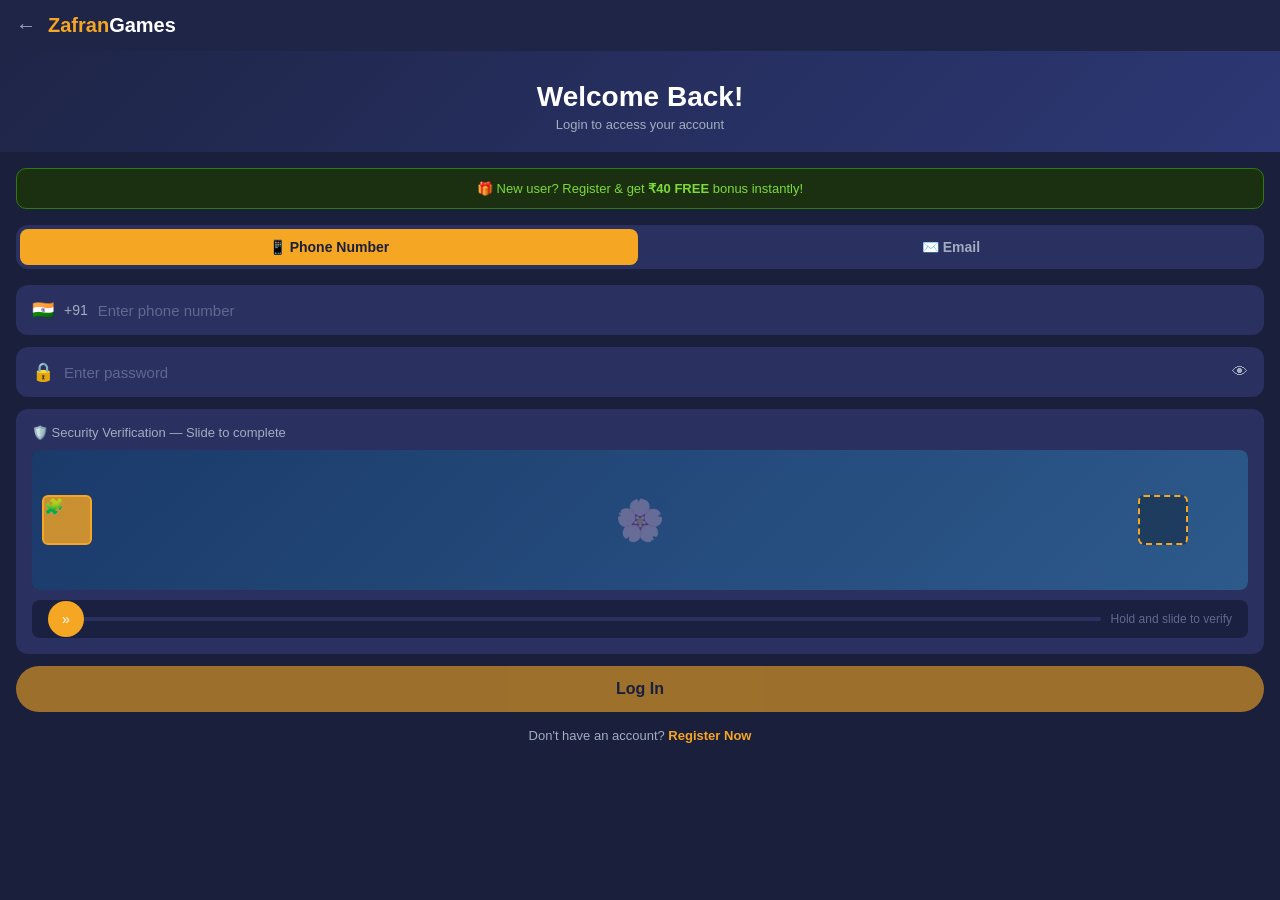
<file: zafran/public/withdraw.html>
<!DOCTYPE html>
<html lang="en">
<head>
<meta charset="UTF-8">
<meta name="viewport" content="width=device-width, initial-scale=1.0">
<title>Withdraw — ZafranGames</title>
<style>
*{margin:0;padding:0;box-sizing:border-box}
body{background:#1a1f3c;color:#fff;font-family:'Segoe UI',sans-serif;min-height:100vh;padding-bottom:30px}
.top-bar{background:#1e2547;padding:14px 16px;display:flex;align-items:center;justify-content:space-between}
.back-btn{font-size:20px;cursor:pointer;color:#a0aec0}
.title{font-size:17px;font-weight:700}
.hist-link{color:#f5a623;font-size:13px;cursor:pointer;text-decoration:none}
.bal-card{background:linear-gradient(135deg,#2d3875,#1e2547);margin:14px;border-radius:16px;padding:20px}
.bal-label{font-size:12px;color:#a0aec0;margin-bottom:4px;display:flex;align-items:center;gap:6px}
.bal-amount{font-size:32px;font-weight:800;color:#f5a623}
.refresh-icon{cursor:pointer;font-size:14px}
.method-tabs{display:flex;gap:8px;padding:0 14px 14px}
.method-btn{flex:1;background:#2a3060;border:2px solid transparent;border-radius:12px;padding:12px 8px;text-align:center;cursor:pointer;font-size:13px;font-weight:600;transition:all .2s}
.method-btn.active{background:#1a2547;border-color:#f5a623;color:#f5a623}
.method-icon{font-size:20px;margin-bottom:4px}
.form-wrap{padding:0 14px}
.input-label{font-size:12px;color:#a0aec0;margin-bottom:6px;font-weight:600}
.input-group{background:#2a3060;border-radius:12px;padding:14px 16px;margin-bottom:14px;display:flex;align-items:center;gap:10px}
.input-group input{background:transparent;border:none;outline:none;color:#fff;font-size:15px;flex:1}
.input-group input::placeholder{color:#606890}
.amounts-grid{display:grid;grid-template-columns:repeat(3,1fr);gap:8px;margin-bottom:14px}
.amt-chip{background:#2a3060;border:2px solid transparent;border-radius:10px;padding:12px 8px;text-align:center;cursor:pointer;font-size:14px;font-weight:600;transition:all .2s}
.amt-chip.active,.amt-chip:hover{border-color:#f5a623;color:#f5a623}
.info-box{background:#1a2040;border:1px solid #2a3060;border-radius:10px;padding:12px 14px;margin-bottom:14px;font-size:12px;color:#a0aec0;line-height:1.6}
.info-box span{color:#f5a623;font-weight:700}
.btn-withdraw{width:100%;background:#f5a623;color:#1a1f3c;border:none;border-radius:24px;padding:14px;font-size:16px;font-weight:800;cursor:pointer;margin-bottom:8px}
.btn-withdraw:disabled{opacity:0.5;cursor:not-allowed}
.error-msg{background:#3a1a1a;border:1px solid #cc3333;border-radius:8px;padding:10px 14px;color:#ff6666;font-size:13px;margin-bottom:12px;display:none}
.success-msg{background:#1a3010;border:1px solid #2d7a10;border-radius:8px;padding:10px 14px;color:#7dda3a;font-size:13px;margin-bottom:12px;display:none;text-align:center}
.hist-section{padding:14px}
.hist-title{font-size:15px;font-weight:700;margin-bottom:10px}
.hist-tabs{display:flex;gap:6px;margin-bottom:12px}
.hist-tab{background:#2a3060;border-radius:20px;padding:6px 14px;font-size:12px;cursor:pointer;font-weight:600}
.hist-tab.active{background:#f5a623;color:#1a1f3c}
.hist-item{background:#2a3060;border-radius:12px;padding:14px;margin-bottom:8px;display:flex;justify-content:space-between;align-items:center}
.hist-info h4{font-size:14px;font-weight:600}
.hist-info p{font-size:11px;color:#a0aec0;margin-top:3px}
.hist-amt{text-align:right}
.hist-amt .amount{font-size:16px;font-weight:700;color:#ff6666}
.hist-amt .status{font-size:11px;color:#a0aec0;margin-top:3px}
.status-pending{color:#f5a623!important}
.status-approved{color:#2d8b2d!important}
.status-rejected{color:#cc3333!important}
.empty-state{text-align:center;padding:30px;color:#606890}
</style>
</head>
<body>
<div class="top-bar">
  <span class="back-btn" onclick="history.back()">←</span>
  <span class="title">Withdraw</span>
  <a href="#history" class="hist-link" onclick="scrollToHistory()">Withdrawal history</a>
</div>

<div class="bal-card">
  <div class="bal-label">💰 Available balance <span class="refresh-icon" onclick="loadBal()">🔄</span></div>
  <div class="bal-amount">₹<span id="balAmt">0.00</span></div>
  <div style="color:#a0aec0;font-size:11px;margin-top:8px">Deposited: ₹<span id="depAmt">0.00</span> • Min withdrawal: ₹100</div>
</div>

<div class="method-tabs">
  <div class="method-btn active" onclick="setMethod('upi',this)"><div class="method-icon">📱</div>UPI</div>
  <div class="method-btn" onclick="setMethod('bank',this)"><div class="method-icon">🏦</div>BANK CARD</div>
  <div class="method-btn" onclick="setMethod('usdt',this)"><div class="method-icon">💲</div>USDT</div>
</div>

<div class="form-wrap">
  <div id="upiForm">
    <div class="input-label">UPI ID</div>
    <div class="input-group"><span>📱</span><input type="text" id="upiInput" placeholder="Enter your UPI ID (e.g. name@upi)"></div>
  </div>
  <div id="bankForm" style="display:none">
    <div class="input-label">Bank Account Number</div>
    <div class="input-group"><span>🏦</span><input type="text" id="bankInput" placeholder="Enter bank account number"></div>
  </div>
  <div id="usdtForm" style="display:none">
    <div class="input-label">USDT TRC20 Address</div>
    <div class="input-group"><span>💲</span><input type="text" id="usdtInput" placeholder="Enter TRC20 wallet address"></div>
  </div>

  <div class="input-label">Withdrawal Amount</div>
  <div class="amounts-grid">
    <div class="amt-chip" onclick="setAmt(110,this)">₹110</div>
    <div class="amt-chip" onclick="setAmt(300,this)">₹300</div>
    <div class="amt-chip" onclick="setAmt(500,this)">₹500</div>
    <div class="amt-chip" onclick="setAmt(2000,this)">₹2K</div>
    <div class="amt-chip" onclick="setAmt(3000,this)">₹3K</div>
    <div class="amt-chip" onclick="setAmt(5000,this)">₹5K</div>
  </div>
  <div class="input-group"><span>₹</span><input type="number" id="amtInput" placeholder="Or enter custom amount" min="100"></div>

  <div class="input-label">Withdrawal Password</div>
  <div class="input-group">
    <span>🔒</span>
    <input type="password" id="wdPassInput" placeholder="Enter your account password">
    <span style="cursor:pointer;color:#a0aec0" onclick="toggleWdPass()">👁</span>
  </div>

  <div class="info-box">
    ⚠️ <span>Requirements:</span><br>
    • Minimum deposit of <span>₹100</span> required before withdrawal<br>
    • Minimum withdrawal amount: <span>₹100</span><br>
    • Withdrawals processed within 24 hours<br>
    • Bonus balance not withdrawable directly
  </div>

  <div class="error-msg" id="errorMsg"></div>
  <div class="success-msg" id="successMsg"></div>
  <button class="btn-withdraw" id="wdBtn" onclick="doWithdraw()">Submit Withdrawal</button>
</div>

<div class="hist-section" id="history">
  <div class="hist-title">Withdrawal History</div>
  <div class="hist-tabs">
    <div class="hist-tab active">All</div>
    <div class="hist-tab">Bank Card</div>
    <div class="hist-tab">UPI</div>
  </div>
  <div id="histList"><div class="empty-state">📋 No withdrawal history</div></div>
</div>

<script>
let curMethod='upi',selAmt=0;
const token=localStorage.getItem('zg_token');
if(!token){window.location.href='login.html';}

function loadBal(){
  fetch('/api/auth/profile',{headers:{'Authorization':'Bearer '+token}})
    .then(r=>r.json()).then(u=>{
      document.getElementById('balAmt').textContent=parseFloat(u.balance||0).toFixed(2);
      document.getElementById('depAmt').textContent=parseFloat(u.totalDeposited||0).toFixed(2);
    });
}
loadBal();
loadHistory();

function setMethod(m,el){
  curMethod=m;
  document.querySelectorAll('.method-btn').forEach(b=>b.classList.remove('active'));
  el.classList.add('active');
  document.getElementById('upiForm').style.display=m==='upi'?'block':'none';
  document.getElementById('bankForm').style.display=m==='bank'?'block':'none';
  document.getElementById('usdtForm').style.display=m==='usdt'?'block':'none';
}
function setAmt(a,el){
  selAmt=a;
  document.querySelectorAll('.amt-chip').forEach(c=>c.classList.remove('active'));
  el.classList.add('active');
  document.getElementById('amtInput').value=a;
}
function toggleWdPass(){const p=document.getElementById('wdPassInput');p.type=p.type==='password'?'text':'password';}
function scrollToHistory(){document.getElementById('history').scrollIntoView({behavior:'smooth'});}

async function doWithdraw(){
  const amt=parseFloat(document.getElementById('amtInput').value)||selAmt;
  const pass=document.getElementById('wdPassInput').value;
  const upi=document.getElementById('upiInput').value.trim();
  const bank=document.getElementById('bankInput').value.trim();
  if(!amt||amt<100){showErr('Minimum withdrawal is ₹100');return;}
  if(!pass){showErr('Enter your account password');return;}
  if(curMethod==='upi'&&!upi){showErr('Enter UPI ID');return;}
  if(curMethod==='bank'&&!bank){showErr('Enter bank account number');return;}
  document.getElementById('wdBtn').disabled=true;
  document.getElementById('wdBtn').textContent='Processing...';
  try{
    const body={amount:amt,password:pass,method:curMethod};
    if(curMethod==='upi')body.upiId=upi;
    if(curMethod==='bank')body.bankCard=bank;
    const r=await fetch('/api/payment/withdraw',{method:'POST',headers:{'Content-Type':'application/json','Authorization':'Bearer '+token},body:JSON.stringify(body)});
    const d=await r.json();
    if(!r.ok){showErr(d.msg||'Withdrawal failed');document.getElementById('wdBtn').disabled=false;document.getElementById('wdBtn').textContent='Submit Withdrawal';return;}
    document.getElementById('successMsg').textContent='✅ Withdrawal request submitted! ID: '+d.txId;
    document.getElementById('successMsg').style.display='block';
    document.getElementById('errorMsg').style.display='none';
    loadBal();loadHistory();
    document.getElementById('wdBtn').textContent='Submit Withdrawal';
    document.getElementById('wdBtn').disabled=false;
  }catch(e){showErr('Network error');document.getElementById('wdBtn').disabled=false;document.getElementById('wdBtn').textContent='Submit Withdrawal';}
}

async function loadHistory(){
  try{
    const r=await fetch('/api/payment/history',{headers:{'Authorization':'Bearer '+token}});
    const data=await r.json();
    const wd=data.filter(t=>t.type==='withdraw');
    const el=document.getElementById('histList');
    if(!wd.length){el.innerHTML='<div class="empty-state">📋 No withdrawal history</div>';return;}
    el.innerHTML=wd.map(t=>`
      <div class="hist-item">
        <div class="hist-info">
          <h4>${t.method?.toUpperCase()||'UPI'} Withdrawal</h4>
          <p>${new Date(t.timestamp).toLocaleString()}</p>
          ${t.upiId?`<p style="color:#a0aec0">${t.upiId}</p>`:''}
          <p style="font-size:10px;color:#606890">ID: ${t.txId}</p>
        </div>
        <div class="hist-amt">
          <div class="amount">-₹${t.amount.toFixed(2)}</div>
          <div class="status status-${t.status}">${t.status.charAt(0).toUpperCase()+t.status.slice(1)}</div>
        </div>
      </div>`).join('');
  }catch(e){}
}
function showErr(m){const el=document.getElementById('errorMsg');el.textContent=m;el.style.display='block';document.getElementById('successMsg').style.display='none';}
</script>
</body>
</html>
</file>
<file: zafran/public/css/style.css>
@import url('https://fonts.googleapis.com/css2?family=Inter:wght@400;600;700;900&display=swap');
* { margin: 0; padding: 0; box-sizing: border-box; }
:root {
  --bg: #0b0f1a;
  --bg2: #111827;
  --card: #161d2e;
  --border: rgba(255,255,255,0.07);
  --accent: #d4a017;
  --gold: #f0c040;
  --gold2: #e8a800;
  --text: #f0f0f0;
  --text2: #6b7280;
  --green: #22c55e;
  --red: #ef4444;
  --purple: #a855f7;
}
body { background: var(--bg); color: var(--text); font-family: 'Inter', 'Segoe UI', sans-serif; min-height: 100vh; }

/* NAV */
.navbar { background: var(--bg2); padding: 13px 18px; display: flex; align-items: center; justify-content: space-between; border-bottom: 1px solid rgba(212,160,23,0.3); position: sticky; top: 0; z-index: 200; }
.logo { display: flex; flex-direction: column; }
.logo-name { font-size: 22px; font-weight: 900; background: linear-gradient(90deg, #d4a017, #f0c040, #d4a017); -webkit-background-clip: text; -webkit-text-fill-color: transparent; letter-spacing: -0.5px; }
.logo-sub { font-size: 8px; color: var(--text2); letter-spacing: 3px; text-transform: uppercase; }

/* PAGE */
.page { padding: 16px 14px 90px; }

/* CARDS */
.card { background: var(--card); border-radius: 14px; padding: 16px; margin: 8px 0; border: 1px solid var(--border); }

/* GAME GRID */
.game-grid { display: grid; grid-template-columns: 1fr 1fr; gap: 10px; }
.game-card { background: var(--card); border-radius: 14px; overflow: hidden; cursor: pointer; transition: transform 0.18s, box-shadow 0.18s; border: 1px solid var(--border); }
.game-card:hover { transform: translateY(-3px); box-shadow: 0 10px 30px rgba(212,160,23,0.12); }
.game-card:active { transform: scale(0.98); }
.game-banner { height: 110px; display: flex; align-items: center; justify-content: center; font-size: 48px; position: relative; }
.game-card-body { padding: 10px 12px 12px; }
.game-card h3 { font-size: 12px; font-weight: 700; letter-spacing: 1.5px; text-transform: uppercase; margin-bottom: 4px; }
.rtp-badge { background: rgba(240,192,64,0.12); color: var(--gold); font-size: 10px; padding: 2px 7px; border-radius: 20px; border: 1px solid rgba(240,192,64,0.25); font-weight: 600; }

/* BOTTOM NAV */
.bottom-nav { position: fixed; bottom: 0; width: 100%; background: var(--bg2); display: flex; justify-content: space-around; padding: 8px 0 16px; border-top: 1px solid var(--border); z-index: 100; }
.bottom-nav a { color: var(--text2); text-decoration: none; font-size: 10px; font-weight: 600; display: flex; flex-direction: column; align-items: center; gap: 3px; letter-spacing: 0.3px; transition: color 0.2s; }
.bottom-nav a.active { color: var(--gold); }
.bottom-nav a span { font-size: 20px; }

/* BUTTONS */
.btn { width: 100%; padding: 13px; border: none; border-radius: 50px; font-size: 14px; font-weight: 700; cursor: pointer; transition: all 0.2s; letter-spacing: 0.5px; }
.btn-primary { background: linear-gradient(135deg, #d4a017 0%, #f0c040 50%, #d4a017 100%); color: #0b0f1a; }
.btn-primary:hover { box-shadow: 0 4px 20px rgba(240,192,64,0.3); }
.btn-outline { background: transparent; border: 1.5px solid var(--accent); color: var(--accent); }
.btn-green { background: linear-gradient(135deg, #15803d, #22c55e); color: white; }
.btn-red-out { background: transparent; border: 1.5px solid var(--red); color: var(--red); }
.btn:disabled { opacity: 0.4; cursor: not-allowed; }

/* INPUTS */
.input-group { margin-bottom: 14px; }
.input-group label { font-size: 11px; color: var(--text2); margin-bottom: 5px; display: block; text-transform: uppercase; letter-spacing: 0.8px; font-weight: 600; }
.input-field { width: 100%; background: rgba(255,255,255,0.04); border: 1px solid rgba(255,255,255,0.09); border-radius: 10px; padding: 11px 14px; color: var(--text); font-size: 14px; outline: none; transition: border 0.2s; font-family: inherit; }
.input-field:focus { border-color: var(--accent); background: rgba(212,160,23,0.04); }
select.input-field option { background: var(--bg2); }

/* ALERTS */
.alert { padding: 10px 14px; border-radius: 10px; margin: 6px 0; font-size: 13px; font-weight: 500; }
.alert-success { background: rgba(34,197,94,0.1); border: 1px solid rgba(34,197,94,0.3); color: var(--green); }
.alert-error { background: rgba(239,68,68,0.1); border: 1px solid rgba(239,68,68,0.3); color: var(--red); }
.alert-info { background: rgba(212,160,23,0.1); border: 1px solid rgba(212,160,23,0.3); color: var(--gold); }

/* AVIATOR */
.aviator-sky { background: radial-gradient(ellipse at center, #0d1535 0%, #060810 100%); border-radius: 14px; min-height: 250px; position: relative; overflow: hidden; display: flex; align-items: center; justify-content: center; }
.multiplier-display { font-size: 64px; font-weight: 900; color: #fff; text-align: center; letter-spacing: -2px; }
.multiplier-display.flying { color: var(--green); text-shadow: 0 0 40px rgba(34,197,94,0.5); }
.multiplier-display.crashed { color: var(--red); text-shadow: 0 0 40px rgba(239,68,68,0.5); }

/* MINES */
.mines-grid { display: grid; grid-template-columns: repeat(5,1fr); gap: 7px; }
.mine-tile { aspect-ratio: 1; background: rgba(255,255,255,0.04); border: 1px solid rgba(255,255,255,0.09); border-radius: 10px; display: flex; align-items: center; justify-content: center; font-size: 20px; cursor: pointer; transition: all 0.15s; user-select: none; }
.mine-tile:hover:not(.safe):not(.mine-hit) { background: rgba(212,160,23,0.12); border-color: var(--accent); transform: scale(1.05); }
.mine-tile.safe { background: rgba(34,197,94,0.1); border-color: var(--green); }
.mine-tile.mine-hit { background: rgba(239,68,68,0.15); border-color: var(--red); }

/* WINGO */
.wingo-result { width: 88px; height: 88px; border-radius: 50%; display: flex; align-items: center; justify-content: center; font-size: 36px; font-weight: 900; margin: 14px auto; transition: all 0.4s; }
.color-btn { padding: 11px 8px; border: none; border-radius: 10px; font-size: 12px; font-weight: 700; cursor: pointer; flex: 1; letter-spacing: 0.3px; }
.color-btn.red { background: linear-gradient(135deg,#b91c1c,#ef4444); color: white; }
.color-btn.green { background: linear-gradient(135deg,#15803d,#22c55e); color: white; }
.color-btn.violet { background: linear-gradient(135deg,#6d28d9,#a855f7); color: white; }

/* BALANCE */
.balance-display { font-size: 36px; font-weight: 900; color: var(--gold); letter-spacing: -1px; }

/* ADMIN */
.admin-sidebar { background: var(--bg2); min-height: 100vh; width: 220px; position: fixed; top: 0; left: 0; border-right: 1px solid var(--border); z-index: 100; padding: 20px 0; }
.admin-content { margin-left: 220px; padding: 24px; min-height: 100vh; }
.admin-nav-item { display: block; padding: 10px 20px; color: var(--text2); text-decoration: none; font-size: 13px; font-weight: 600; cursor: pointer; border: none; background: none; width: 100%; text-align: left; border-left: 3px solid transparent; transition: all 0.2s; }
.admin-nav-item:hover, .admin-nav-item.active { color: var(--gold); background: rgba(212,160,23,0.07); border-left-color: var(--gold); }
.stat-card { background: var(--card); border-radius: 14px; padding: 20px; border: 1px solid var(--border); }
.stat-num { font-size: 30px; font-weight: 900; color: var(--gold); letter-spacing: -1px; }
.stat-label { font-size: 11px; color: var(--text2); margin-top: 4px; text-transform: uppercase; letter-spacing: 1px; font-weight: 600; }
table { width: 100%; border-collapse: collapse; font-size: 13px; }
th { text-align: left; padding: 10px 12px; color: var(--text2); font-size: 11px; text-transform: uppercase; letter-spacing: 0.5px; border-bottom: 1px solid var(--border); font-weight: 600; }
td { padding: 10px 12px; border-bottom: 1px solid rgba(255,255,255,0.03); vertical-align: middle; }
tr:hover td { background: rgba(255,255,255,0.015); }
.pill { padding: 3px 9px; border-radius: 20px; font-size: 10px; font-weight: 700; letter-spacing: 0.3px; }
.pill-pending { background: rgba(212,160,23,0.15); color: var(--accent); }
.pill-approved { background: rgba(34,197,94,0.15); color: var(--green); }
.pill-rejected { background: rgba(239,68,68,0.15); color: var(--red); }

@media (max-width: 600px) {
  .admin-sidebar { width: 100%; min-height: auto; position: relative; }
  .admin-content { margin-left: 0; padding: 14px; }
}
</file>
